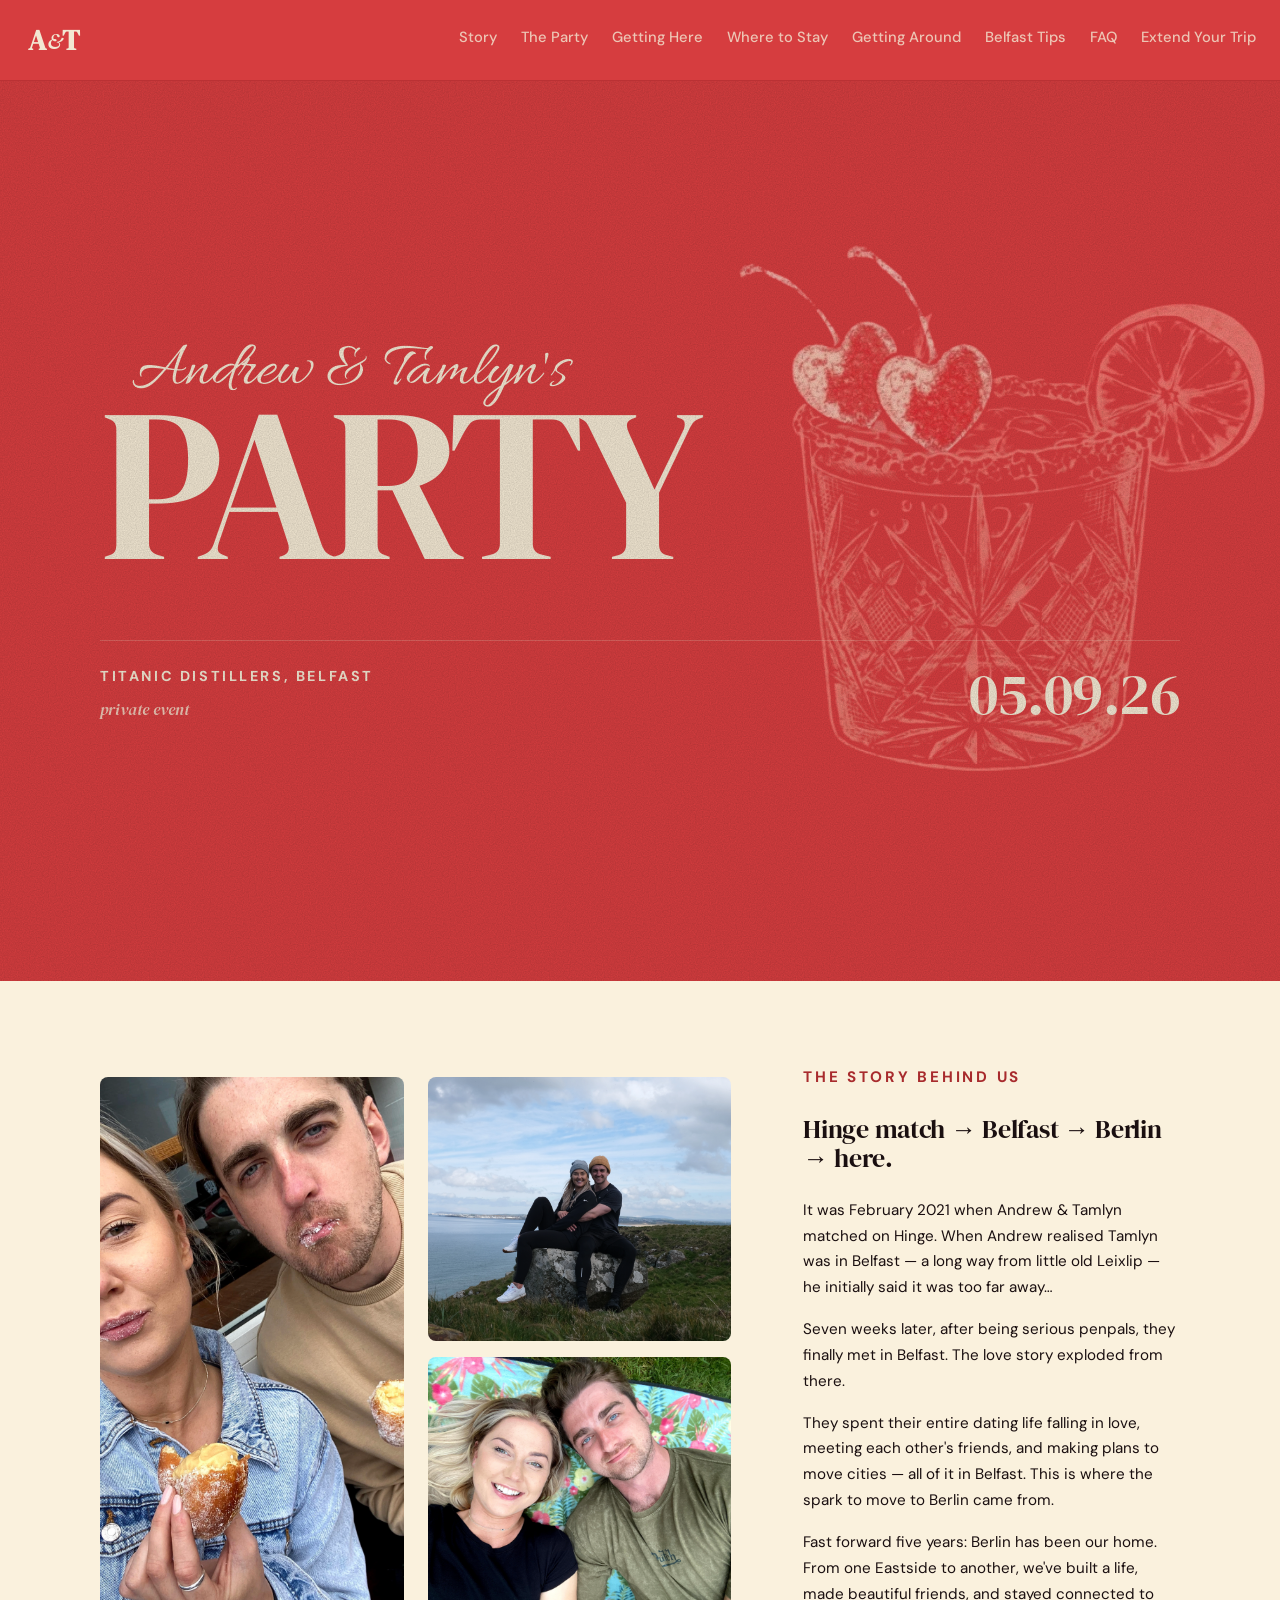
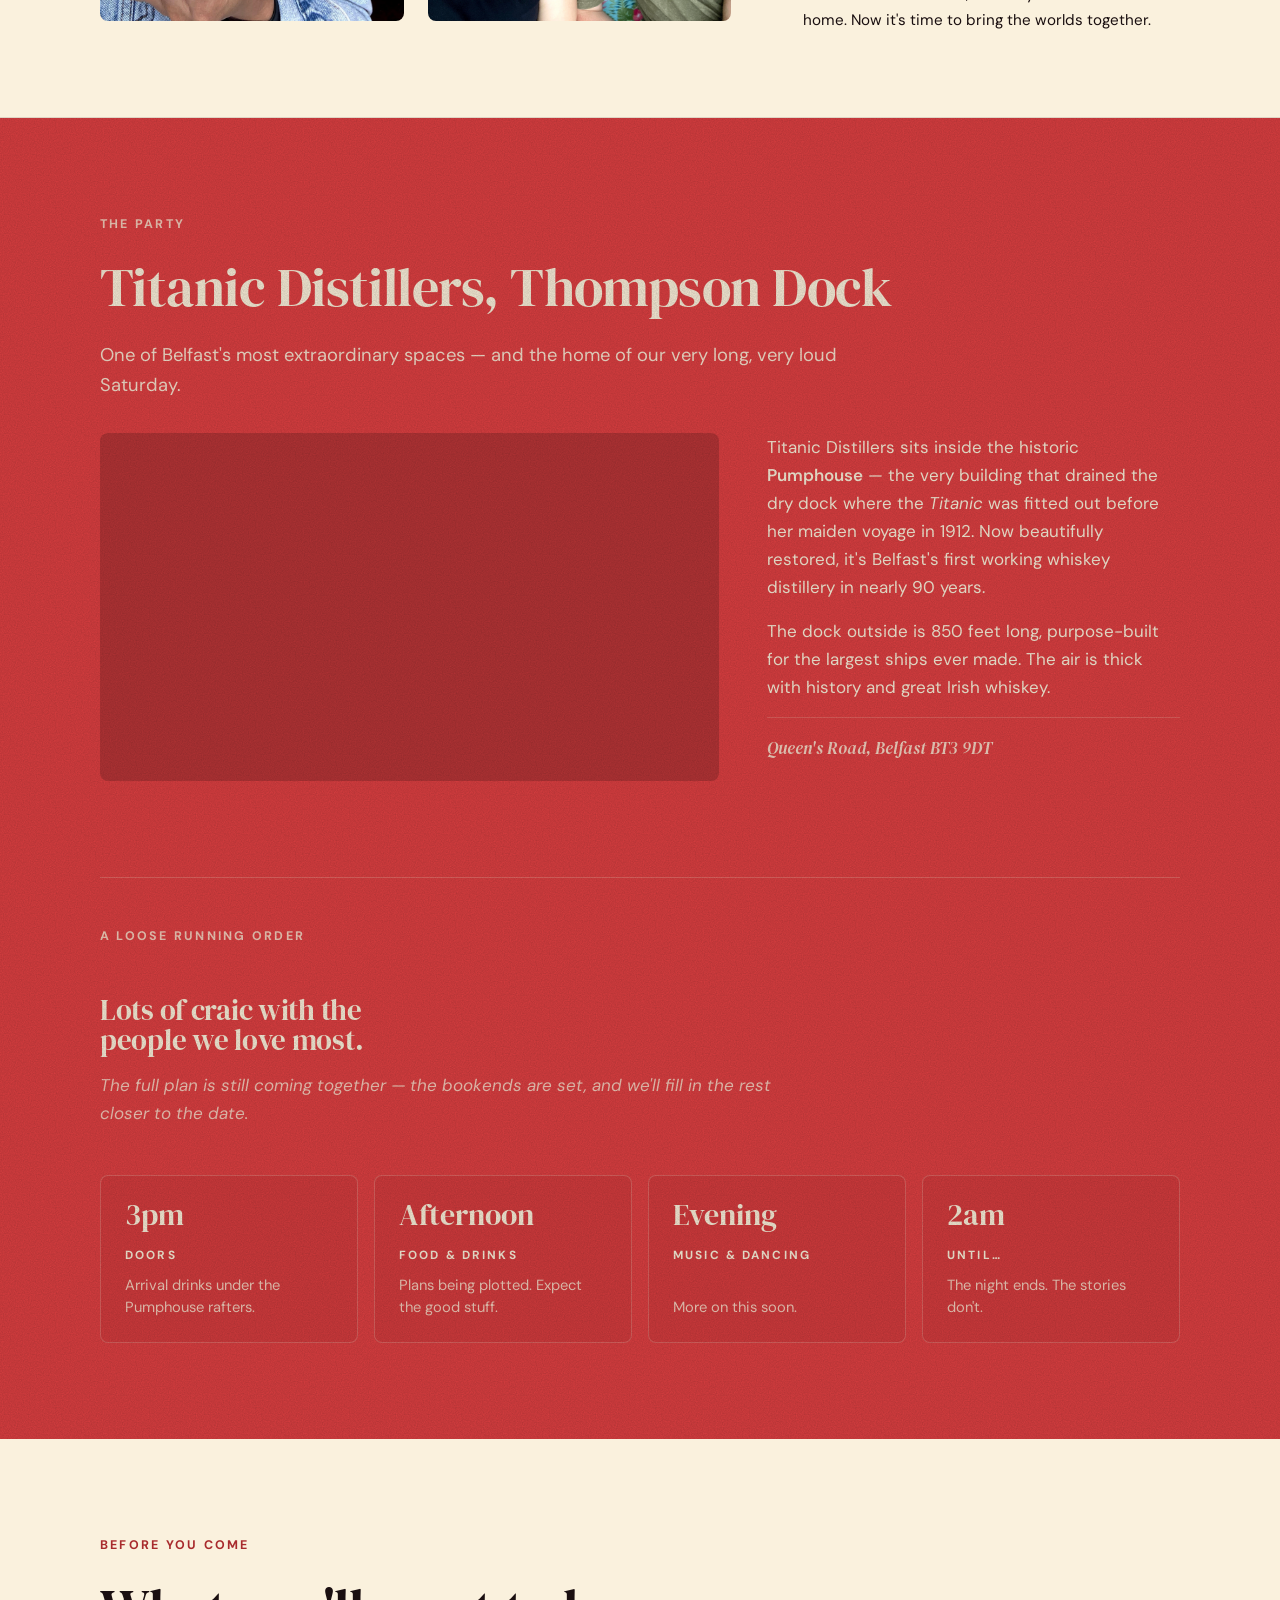
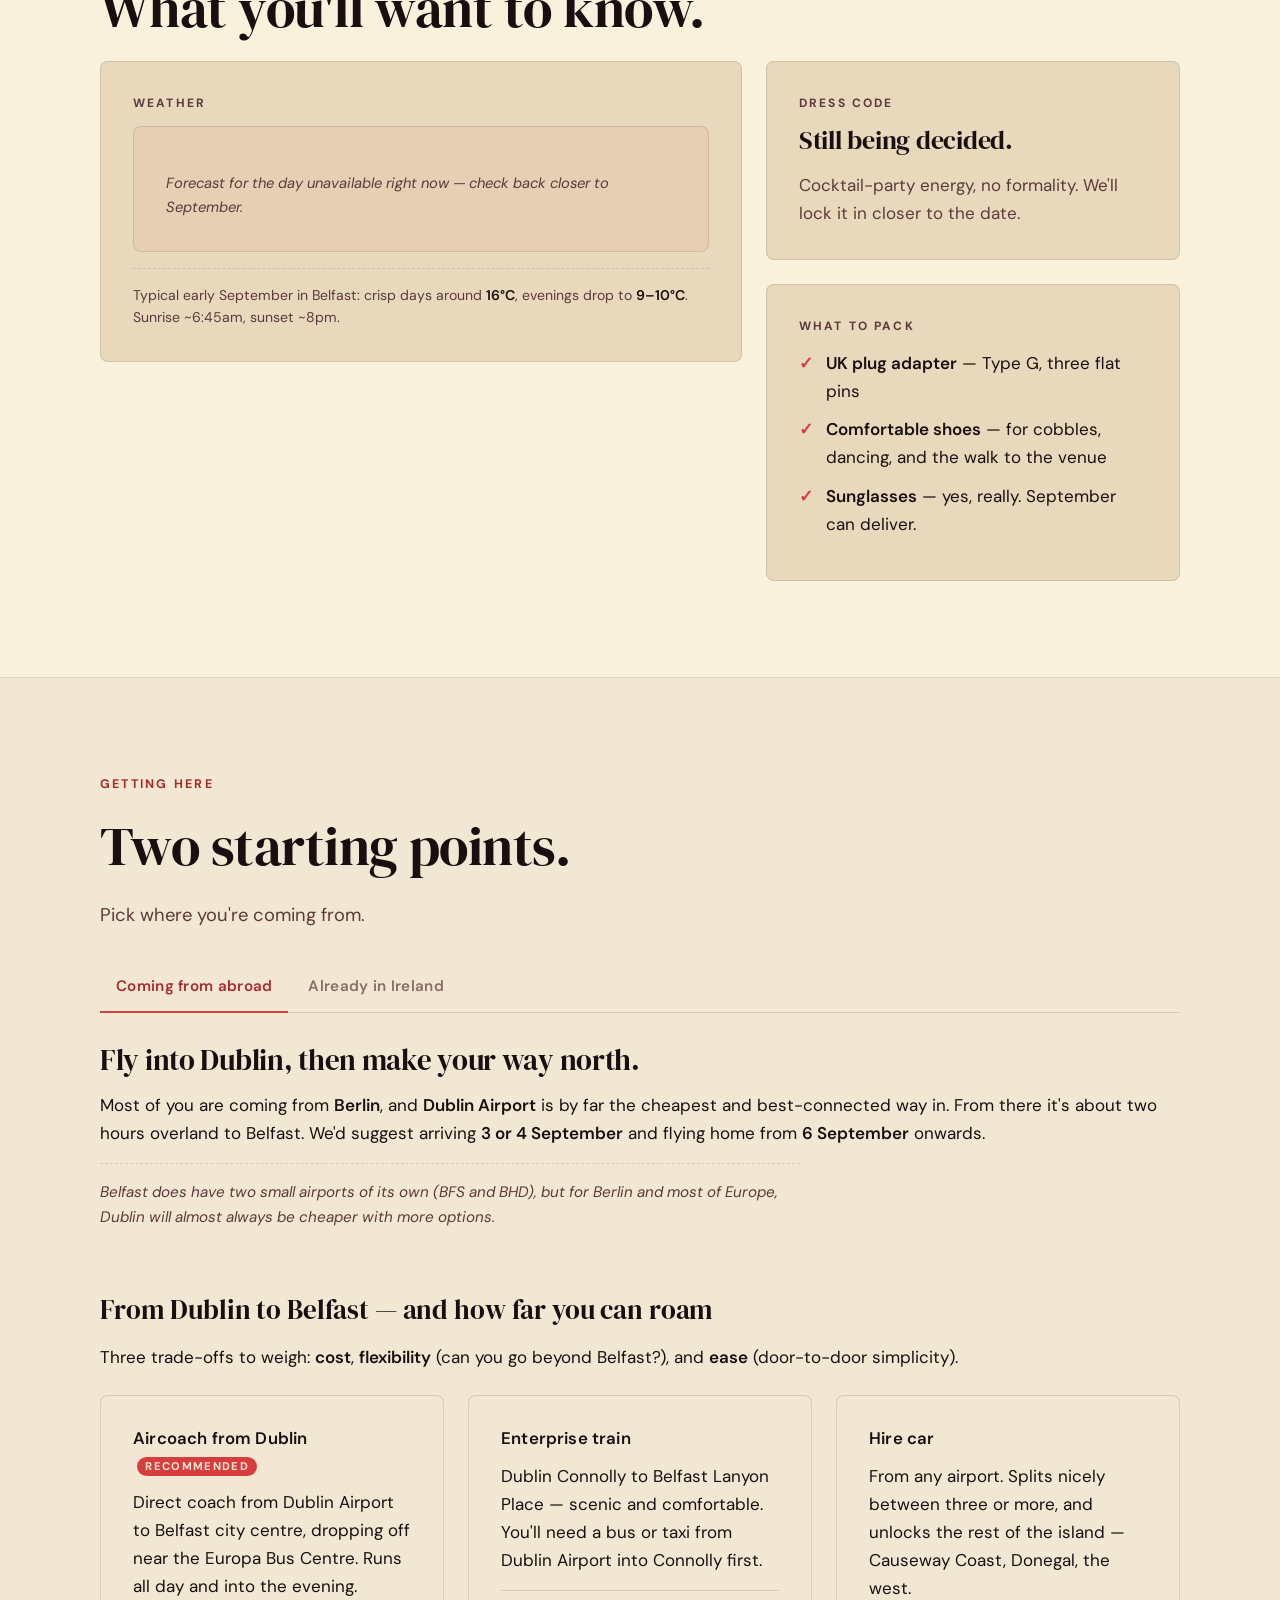
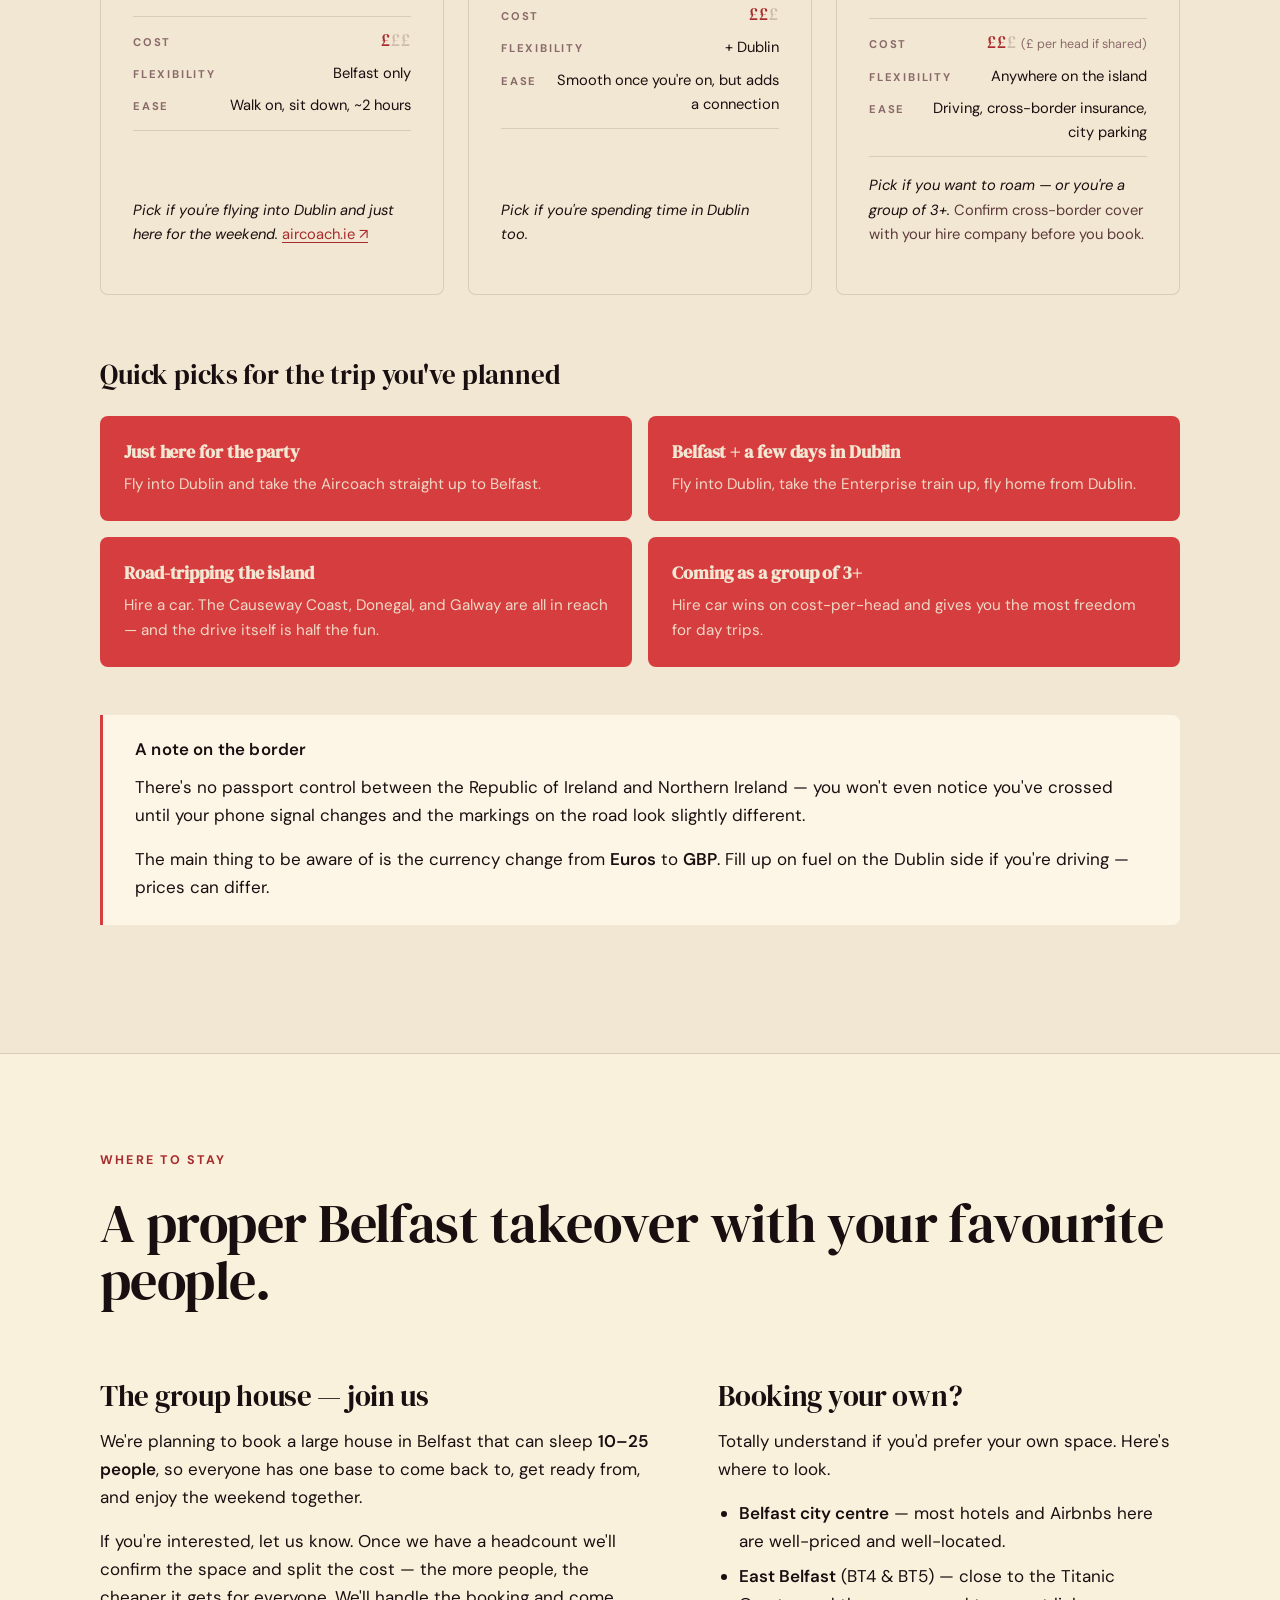
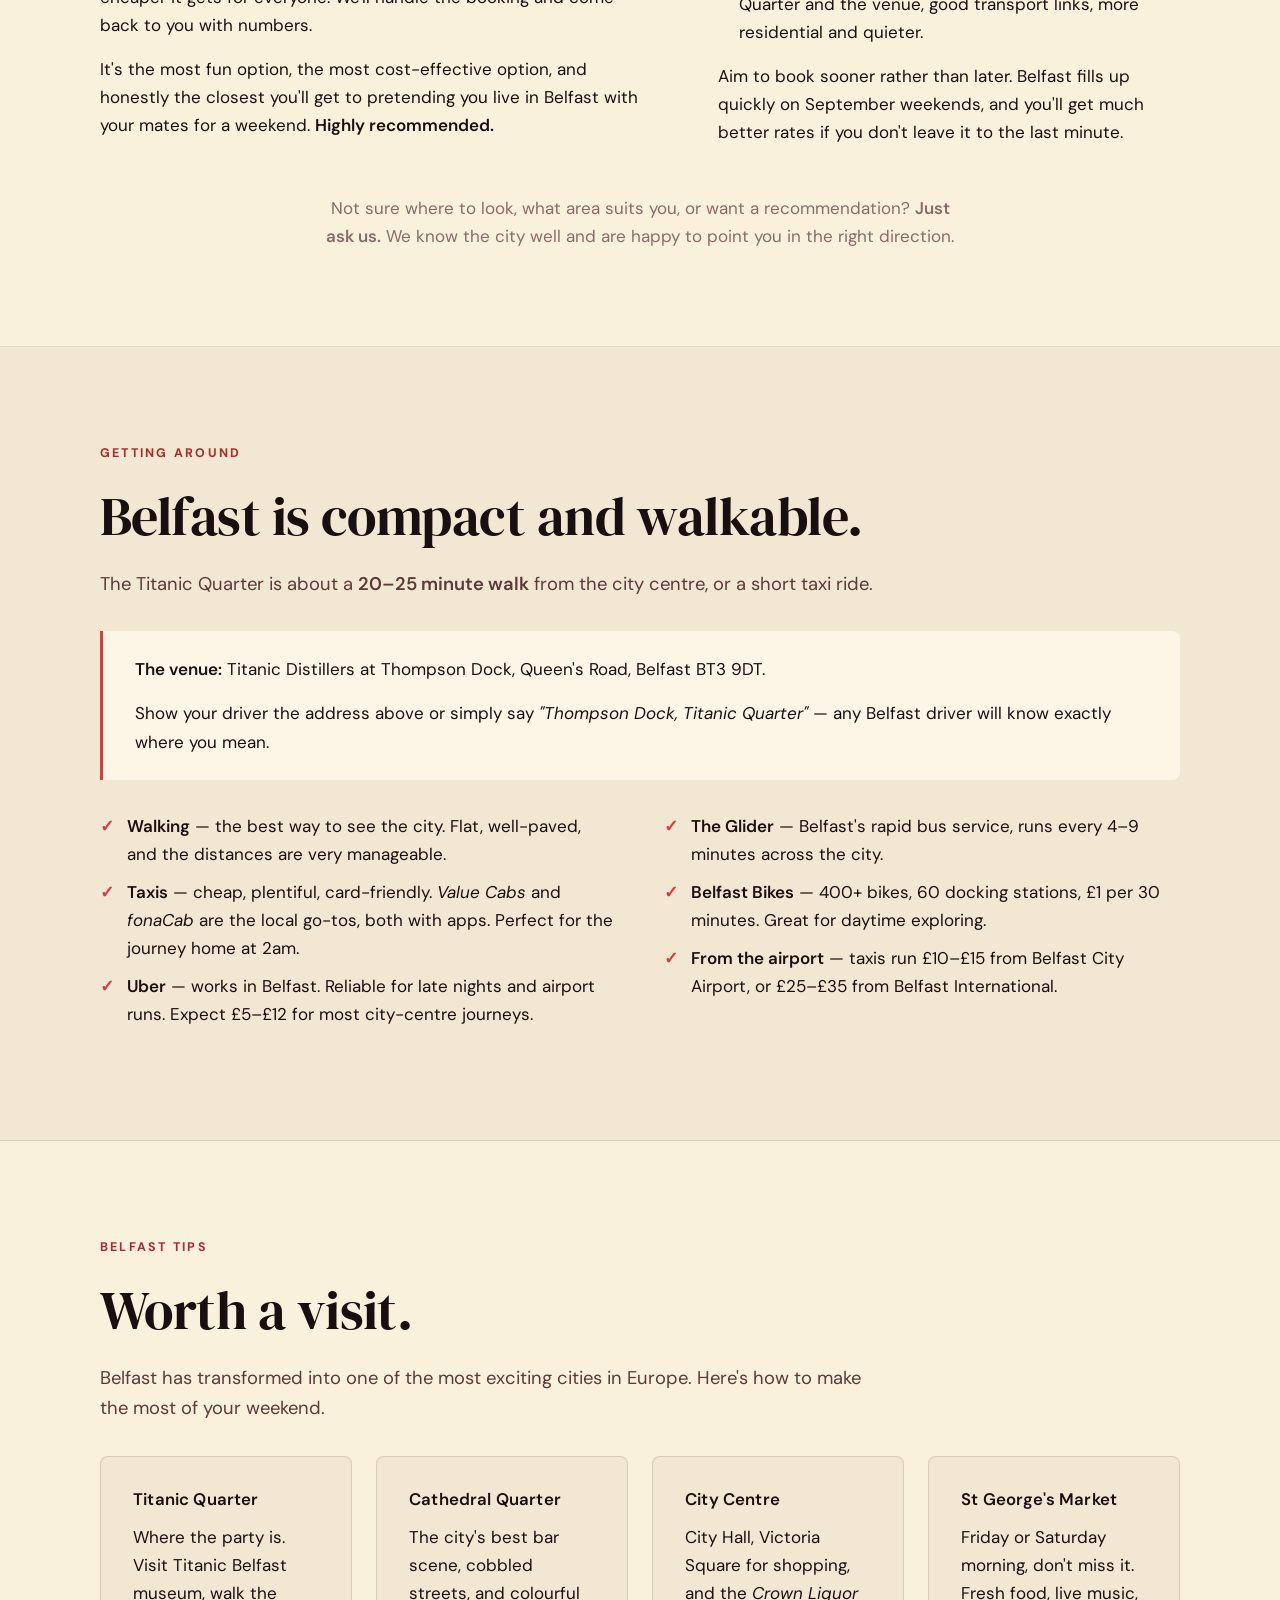
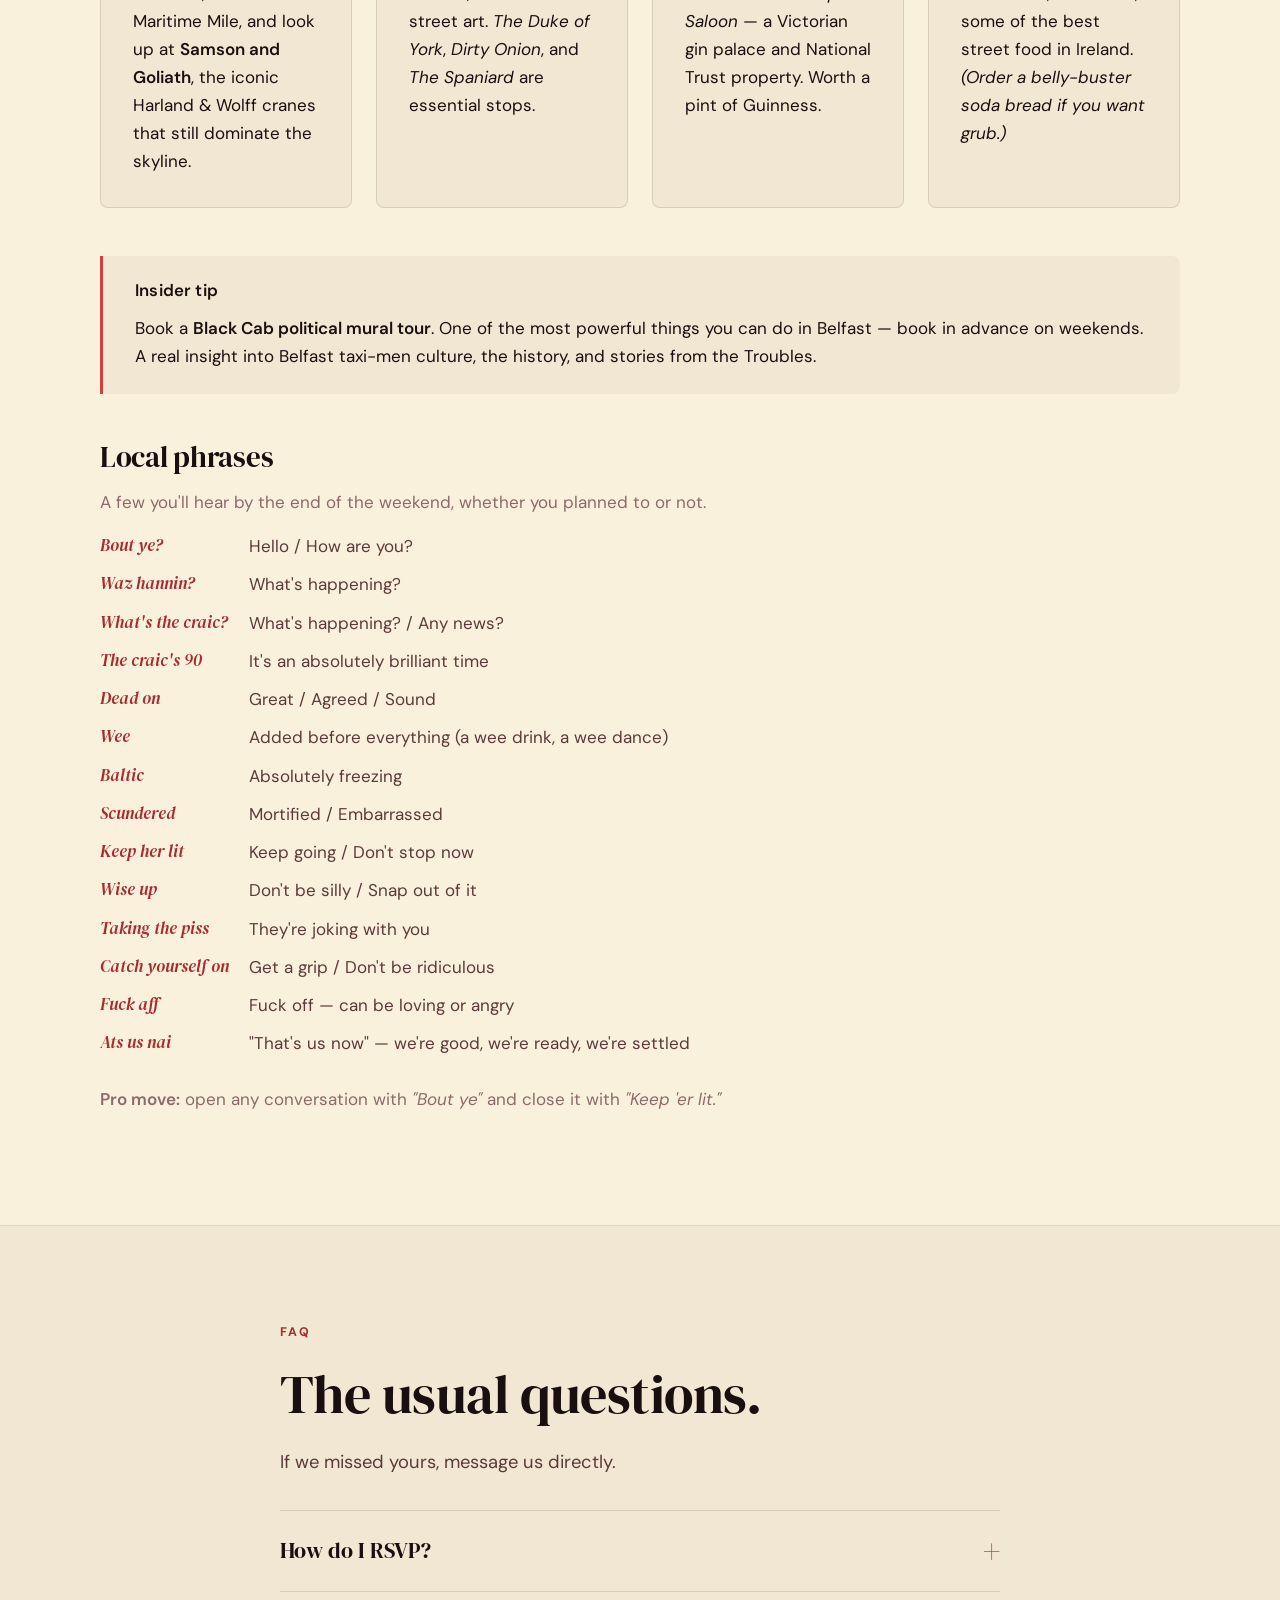
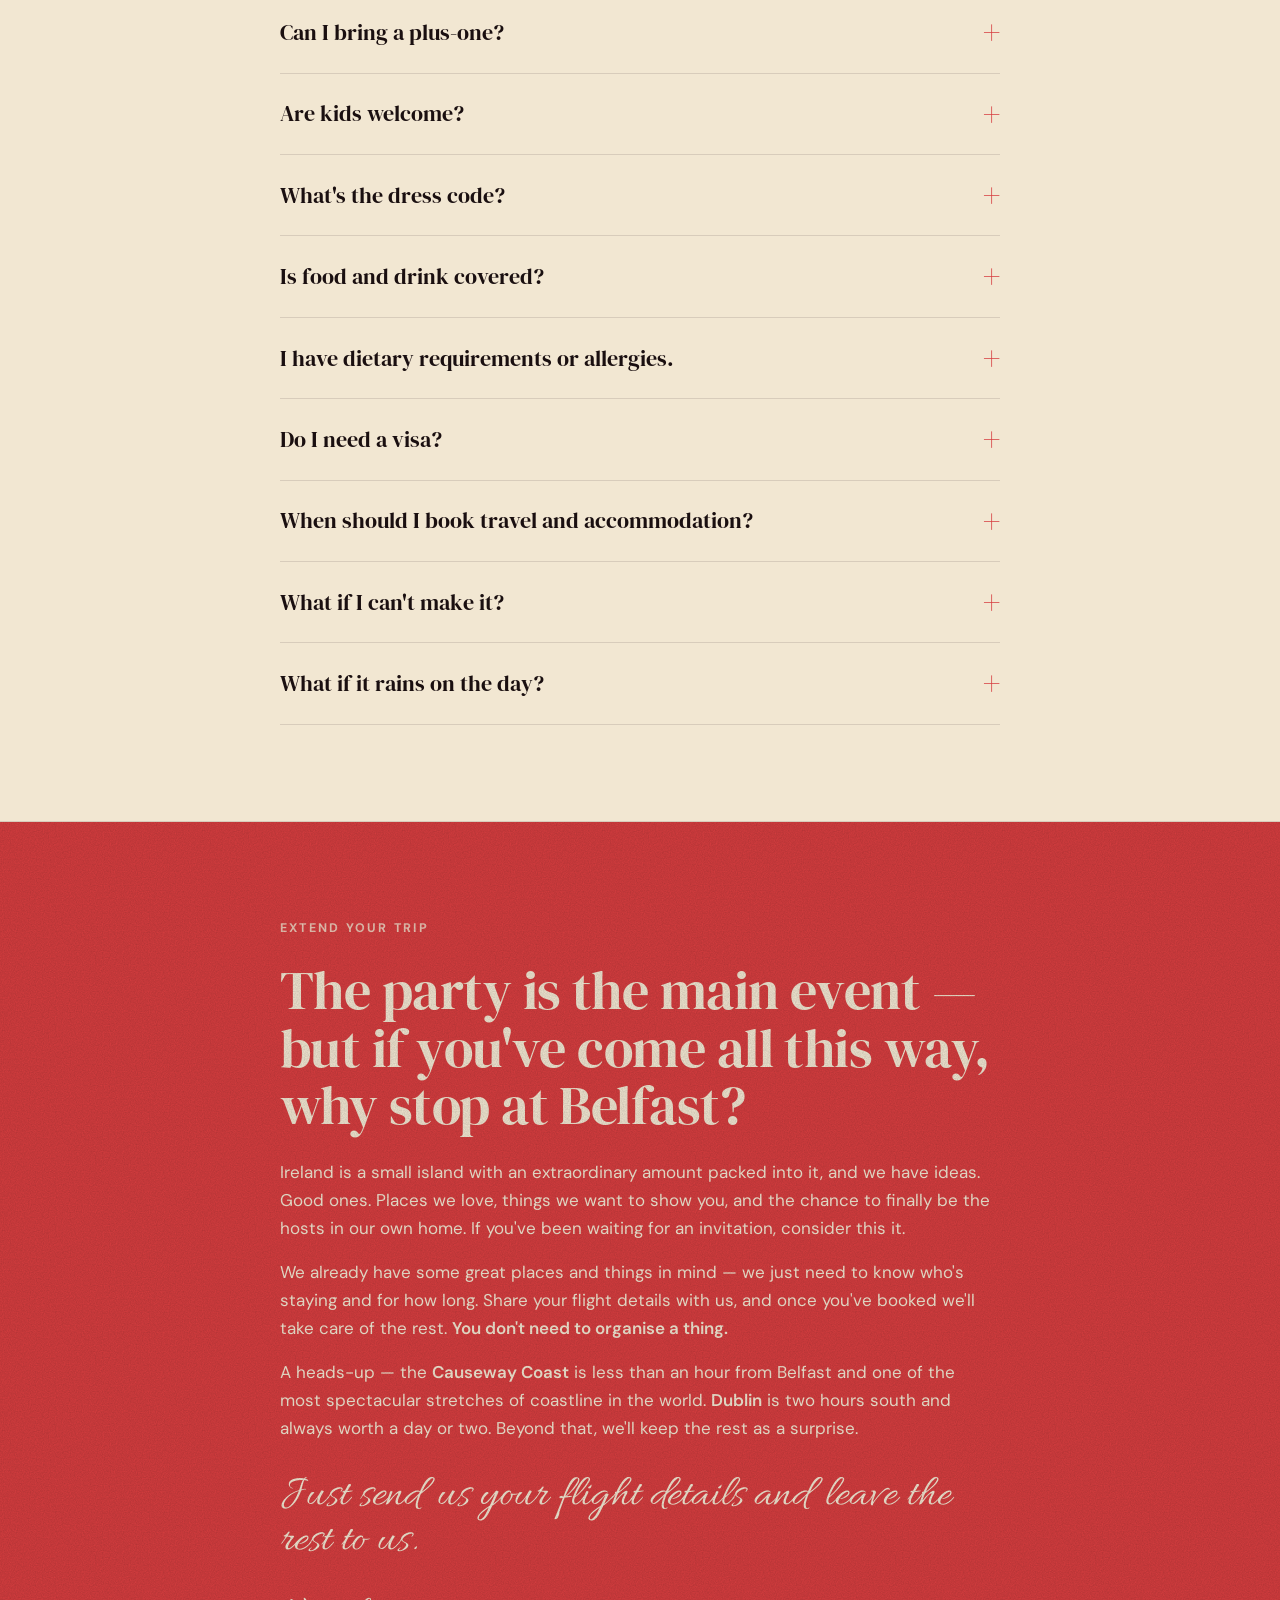
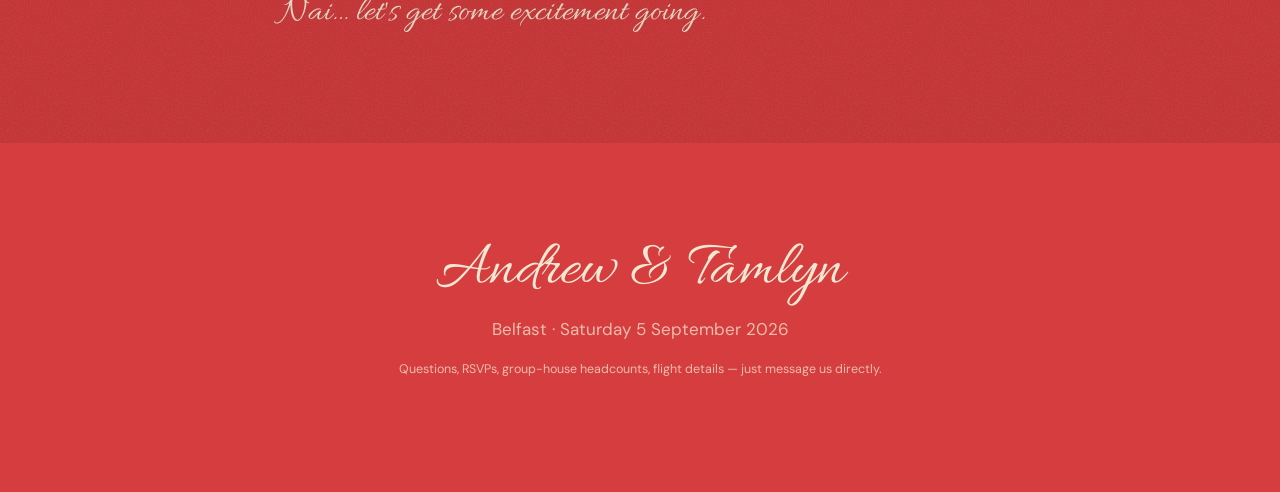
<file: index.html>
<!doctype html>
<html lang="en">
<head>
  <meta charset="utf-8" />
  <meta name="viewport" content="width=device-width, initial-scale=1" />
  <title>Andrew &amp; Tamlyn — Belfast Party · 5 September 2026</title>
  <meta name="description" content="A weekend to remember with the people we love. Andrew & Tamlyn's Belfast party — Saturday 5 September 2026 at Titanic Distillers, Thompson Dock." />
  <link rel="icon" type="image/svg+xml" href="assets/favicon/favicon.svg" />
  <link rel="icon" type="image/png" sizes="32x32" href="assets/favicon/favicon-32x32.png" />
  <link rel="icon" type="image/png" sizes="16x16" href="assets/favicon/favicon-16x16.png" />
  <link rel="apple-touch-icon" sizes="180x180" href="assets/favicon/apple-touch-icon.png" />
  <link rel="manifest" href="assets/favicon/site.webmanifest" />
  <meta name="theme-color" content="#D63D3F" />

  <link rel="preconnect" href="https://fonts.googleapis.com" />
  <link rel="preconnect" href="https://fonts.gstatic.com" crossorigin />
  <link href="https://fonts.googleapis.com/css2?family=Allura&family=DM+Mono:wght@400;500&family=DM+Sans:wght@400;500;600;700&family=DM+Serif+Display:ital@0;1&display=swap" rel="stylesheet" />

  <link rel="stylesheet" href="styles.css" />

  <meta property="og:title" content="Andrew & Tamlyn · Belfast · 5 September 2026" />
  <meta property="og:description" content="A weekend to remember with the people we love." />
  <meta property="og:type" content="website" />
</head>
<body>

<header class="site-nav" aria-label="Section navigation">
  <a class="brand" href="#top">
    <svg class="brand-icon" viewBox="0 0 100 100" aria-hidden="true" focusable="false">
      <text x="7.190" y="65.640" font-family="'DM Serif Display', serif" font-weight="600" font-size="46" fill="currentColor">A</text>
      <text x="38.050" y="63.800" font-family="'DM Serif Display', serif" font-style="italic" font-weight="500" font-size="35.88" fill="currentColor">&amp;</text>
      <text x="63.377" y="65.640" font-family="'DM Serif Display', serif" font-weight="600" font-size="46" fill="currentColor">T</text>
    </svg>
  </a>
  <button class="nav-toggle" aria-label="Toggle navigation" aria-expanded="false">
    <span></span><span></span><span></span>
  </button>
  <nav>
    <ul>
      <li><a href="#story">Story</a></li>
      <li><a href="#party">The Party</a></li>
      <li><a href="#travel">Getting Here</a></li>
      <li><a href="#stay">Where to Stay</a></li>
      <li><a href="#around">Getting Around</a></li>
      <li><a href="#belfast">Belfast Tips</a></li>
      <li><a href="#faq">FAQ</a></li>
      <li><a href="#extend">Extend Your Trip</a></li>
    </ul>
  </nav>
</header>

<main id="top">

  <section class="hero grain">
    <div class="hero-inner">
      <img src="assets/whiskeyglass-nobg.png" alt="" class="hero-glass" aria-hidden="true" />
      <p class="kicker">Andrew &amp; Tamlyn's</p>
      <h1>Party</h1>

      <div class="hero-meta">
        <div>
          <p class="label">Titanic Distillers, Belfast</p>
          <p class="sub">private event</p>
        </div>
        <p class="date">05.09.26</p>
      </div>
    </div>
  </section>

  <section id="story" class="band">
    <div class="container">
      <div class="story-grid">

        <figure class="story-col-left">
          <img src="assets/donuts.webp" alt="Andrew and Tamlyn sharing sugar-coated cream donuts" loading="lazy" />
        </figure>

        <div class="story-col-mid">
          <figure class="story-mid-photo">
            <img src="assets/causeway-coast.webp" alt="Andrew and Tamlyn on the Causeway Coast" loading="lazy" />
          </figure>
          <figure class="story-mid-photo">
            <img src="assets/picnic.webp" alt="Andrew and Tamlyn on a summer picnic" loading="lazy" />
          </figure>
        </div>

        <div class="story-col-text">
          <p class="eyebrow">The story behind us</p>
          <h2>Hinge match → Belfast → Berlin → here.</h2>
          <p>It was February 2021 when Andrew &amp; Tamlyn matched on Hinge. When Andrew realised Tamlyn was in Belfast — a long way from little old Leixlip — he initially said it was too far away…</p>
          <p>Seven weeks later, after being serious penpals, they finally met in Belfast. The love story exploded from there.</p>
          <p>They spent their entire dating life falling in love, meeting each other's friends, and making plans to move cities — all of it in Belfast. This is where the spark to move to Berlin came from.</p>
          <p>Fast forward five years: Berlin has been our home. From one Eastside to another, we've built a life, made beautiful friends, and stayed connected to home. Now it's time to bring the worlds together.</p>
        </div>

      </div>
    </div>
  </section>

  <section id="party" class="band band-red grain">
    <div class="container">
      <p class="eyebrow on-red">The Party</p>
      <h2>Titanic Distillers, Thompson Dock</h2>
      <p class="lede on-red">One of Belfast's most extraordinary spaces — and the home of our very long, very loud Saturday.</p>

      <div class="party-feature">
        <div class="party-feature-video">
          <iframe
            src="https://www.youtube.com/embed/Xfqx1HoAl0o"
            title="Titanic Distillers venue video"
            allow="accelerometer; autoplay; clipboard-write; encrypted-media; gyroscope; picture-in-picture"
            allowfullscreen
            loading="lazy"
          ></iframe>
        </div>
        <div class="party-feature-text">
          <p>Titanic Distillers sits inside the historic <strong>Pumphouse</strong> — the very building that drained the dry dock where the <em>Titanic</em> was fitted out before her maiden voyage in 1912. Now beautifully restored, it's Belfast's first working whiskey distillery in nearly 90 years.</p>
          <p>The dock outside is 850 feet long, purpose-built for the largest ships ever made. The air is thick with history and great Irish whiskey.</p>
          <p class="address">Queen's Road, Belfast BT3 9DT</p>
        </div>
      </div>

      <div class="party-schedule">
        <p class="eyebrow on-red">A loose running order</p>
        <h3 class="schedule-headline">Lots of craic with the people we love most.</h3>
        <p class="schedule-note">The full plan is still coming together — the bookends are set, and we'll fill in the rest closer to the date.</p>

        <ol class="schedule">
          <li>
            <span class="schedule-time">3pm</span>
            <span class="schedule-label">Doors</span>
            <span class="schedule-detail">Arrival drinks under the Pumphouse rafters.</span>
          </li>
          <li>
            <span class="schedule-time">Afternoon</span>
            <span class="schedule-label">Food &amp; drinks</span>
            <span class="schedule-detail">Plans being plotted. Expect the good stuff.</span>
          </li>
          <li>
            <span class="schedule-time">Evening</span>
            <span class="schedule-label">Music &amp; dancing</span>
            <span class="schedule-detail">More on this soon.</span>
          </li>
          <li>
            <span class="schedule-time">2am</span>
            <span class="schedule-label">Until…</span>
            <span class="schedule-detail">The night ends. The stories don't.</span>
          </li>
        </ol>
      </div>
    </div>
  </section>

  <section class="band">
    <div class="container">
      <p class="eyebrow">Before you come</p>
      <h2>What you'll want to know.</h2>

      <div class="practicals-grid">

        <article class="practical-card practical-weather">
          <p class="practical-eyebrow">Weather</p>
          <div class="weather-live" id="weather-live" aria-live="polite">
            <p class="practical-soon">Loading the forecast for the day…</p>
          </div>
          <p class="weather-context">Typical early September in Belfast: crisp days around <strong>16°C</strong>, evenings drop to <strong>9–10°C</strong>. Sunrise ~6:45am, sunset ~8pm.</p>
        </article>

        <article class="practical-card practical-dress">
          <p class="practical-eyebrow">Dress code</p>
          <h3>Still being decided.</h3>
          <p>Cocktail-party energy, no formality. We'll lock it in closer to the date.</p>
        </article>

        <article class="practical-card practical-pack">
          <p class="practical-eyebrow">What to pack</p>
          <ul class="checklist">
            <li><strong>UK plug adapter</strong> — Type G, three flat pins</li>
            <li><strong>Comfortable shoes</strong> — for cobbles, dancing, and the walk to the venue</li>
            <li><strong>Sunglasses</strong> — yes, really. September can deliver.</li>
          </ul>
        </article>

      </div>
    </div>
  </section>

  <section id="travel" class="band band-soft">
    <div class="container">
      <p class="eyebrow">Getting here</p>
      <h2>Two starting points.</h2>
      <p class="lede">Pick where you're coming from.</p>

      <div class="travel-tabs" role="tablist" aria-label="Where are you starting from?">
        <button class="travel-tab is-active" id="tab-abroad" data-tab="abroad" role="tab" aria-selected="true" aria-controls="panel-abroad">Coming from abroad</button>
        <button class="travel-tab" id="tab-ireland" data-tab="ireland" role="tab" aria-selected="false" aria-controls="panel-ireland">Already in Ireland</button>
      </div>

      <div class="travel-panel" id="panel-abroad" data-panel="abroad" role="tabpanel" aria-labelledby="tab-abroad">
        <h3>Fly into Dublin, then make your way north.</h3>
        <p>Most of you are coming from <strong>Berlin</strong>, and <strong>Dublin Airport</strong> is by far the cheapest and best-connected way in. From there it's about two hours overland to Belfast. We'd suggest arriving <strong>3 or 4 September</strong> and flying home from <strong>6 September</strong> onwards.</p>

        <p class="travel-footnote"><em>Belfast does have two small airports of its own (BFS and BHD), but for Berlin and most of Europe, Dublin will almost always be cheaper with more options.</em></p>

        <h4 class="travel-subheading">From Dublin to Belfast — and how far you can roam</h4>
        <p>Three trade-offs to weigh: <strong>cost</strong>, <strong>flexibility</strong> (can you go beyond Belfast?), and <strong>ease</strong> (door-to-door simplicity).</p>

      <div class="travel-options">
        <article class="travel-option">
          <h4>Aircoach from Dublin <span class="pill">Recommended</span></h4>
          <p>Direct coach from Dublin Airport to Belfast city centre, dropping off near the Europa Bus Centre. Runs all day and into the evening.</p>
          <dl class="travel-stats">
            <div><dt>Cost</dt><dd><span class="cost-meter">£</span><span class="cost-meter dim">££</span></dd></div>
            <div><dt>Flexibility</dt><dd>Belfast only</dd></div>
            <div><dt>Ease</dt><dd>Walk on, sit down, ~2 hours</dd></div>
          </dl>
          <p class="travel-pick"><em>Pick if you're flying into Dublin and just here for the weekend.</em> <a href="https://www.aircoach.ie" target="_blank" rel="noopener noreferrer">aircoach.ie ↗</a></p>
        </article>

        <article class="travel-option">
          <h4>Enterprise train</h4>
          <p>Dublin Connolly to Belfast Lanyon Place — scenic and comfortable. You'll need a bus or taxi from Dublin Airport into Connolly first.</p>
          <dl class="travel-stats">
            <div><dt>Cost</dt><dd><span class="cost-meter">££</span><span class="cost-meter dim">£</span></dd></div>
            <div><dt>Flexibility</dt><dd>+ Dublin</dd></div>
            <div><dt>Ease</dt><dd>Smooth once you're on, but adds a connection</dd></div>
          </dl>
          <p class="travel-pick"><em>Pick if you're spending time in Dublin too.</em></p>
        </article>

        <article class="travel-option">
          <h4>Hire car</h4>
          <p>From any airport. Splits nicely between three or more, and unlocks the rest of the island — Causeway Coast, Donegal, the west.</p>
          <dl class="travel-stats">
            <div><dt>Cost</dt><dd><span class="cost-meter">££</span><span class="cost-meter dim">£</span> <span class="muted small">(£ per head if shared)</span></dd></div>
            <div><dt>Flexibility</dt><dd>Anywhere on the island</dd></div>
            <div><dt>Ease</dt><dd>Driving, cross-border insurance, city parking</dd></div>
          </dl>
          <p class="travel-pick"><em>Pick if you want to roam — or you're a group of 3+.</em> Confirm cross-border cover with your hire company before you book.</p>
        </article>

      </div>

        <h4 class="travel-subheading">Quick picks for the trip you've planned</h4>

        <div class="scenarios">
          <article class="scenario">
            <h4>Just here for the party</h4>
            <p>Fly into Dublin and take the Aircoach straight up to Belfast.</p>
          </article>
          <article class="scenario">
            <h4>Belfast + a few days in Dublin</h4>
            <p>Fly into Dublin, take the Enterprise train up, fly home from Dublin.</p>
          </article>
          <article class="scenario">
            <h4>Road-tripping the island</h4>
            <p>Hire a car. The Causeway Coast, Donegal, and Galway are all in reach — and the drive itself is half the fun.</p>
          </article>
          <article class="scenario">
            <h4>Coming as a group of 3+</h4>
            <p>Hire car wins on cost-per-head and gives you the most freedom for day trips.</p>
          </article>
        </div>
      </div>

      <div class="travel-panel" id="panel-ireland" data-panel="ireland" role="tabpanel" aria-labelledby="tab-ireland" hidden>
        <h3>Belfast is two hours from Dublin.</h3>
        <p>If you're already on the island, getting up is the easy bit. Train, car, or coach — all comfortable, all about the same time door to door.</p>

        <h4 class="travel-subheading">How to get to Belfast</h4>

        <div class="travel-options">
          <article class="travel-option">
            <h4>Enterprise train <span class="pill">Easiest</span></h4>
            <p>Dublin Connolly to Belfast Lanyon Place in about two hours. City centre to city centre, no hassle.</p>
            <dl class="travel-stats">
              <div><dt>Cost</dt><dd><span class="cost-meter">££</span><span class="cost-meter dim">£</span></dd></div>
              <div><dt>Time</dt><dd>~2 hours, direct</dd></div>
              <div><dt>Ease</dt><dd>Sit back, look out the window</dd></div>
            </dl>
            <p class="travel-pick"><em>Pick if you're starting from Dublin and don't fancy driving.</em></p>
          </article>

          <article class="travel-option">
            <h4>Drive (M1 / A1)</h4>
            <p>Straight up the M1 motorway from Dublin to Belfast, becoming the A1 once you cross. About two hours door to door — longer if you stop in Newry for chips.</p>
            <dl class="travel-stats">
              <div><dt>Cost</dt><dd>Fuel + the M50 toll</dd></div>
              <div><dt>Time</dt><dd>~2 hours from Dublin</dd></div>
              <div><dt>Ease</dt><dd>Easy drive, mostly motorway</dd></div>
            </dl>
            <p class="travel-pick"><em>Pick if you have a car or want the freedom for day trips.</em></p>
          </article>

          <article class="travel-option">
            <h4>Aircoach</h4>
            <p>Direct coach from Dublin city centre or Dublin Airport to Belfast. Cheapest option and runs late.</p>
            <dl class="travel-stats">
              <div><dt>Cost</dt><dd><span class="cost-meter">£</span><span class="cost-meter dim">££</span></dd></div>
              <div><dt>Time</dt><dd>~2 hours</dd></div>
              <div><dt>Ease</dt><dd>Walk on, sit down</dd></div>
            </dl>
            <p class="travel-pick"><em>Pick if you want the cheapest, simplest option.</em> <a href="https://www.aircoach.ie" target="_blank" rel="noopener noreferrer">aircoach.ie ↗</a></p>
          </article>
        </div>
      </div>

      <aside class="callout">
        <h4>A note on the border</h4>
        <p>There's no passport control between the Republic of Ireland and Northern Ireland — you won't even notice you've crossed until your phone signal changes and the markings on the road look slightly different.</p>
        <p>The main thing to be aware of is the currency change from <strong>Euros</strong> to <strong>GBP</strong>. Fill up on fuel on the Dublin side if you're driving — prices can differ.</p>
      </aside>
    </div>
  </section>

  <section id="stay" class="band">
    <div class="container">
      <p class="eyebrow">Where to stay</p>
      <h2>A proper Belfast takeover with your favourite people.</h2>

      <div class="two-col">
        <article class="feature">
          <h3>The group house — join us</h3>
          <p>We're planning to book a large house in Belfast that can sleep <strong>10–25 people</strong>, so everyone has one base to come back to, get ready from, and enjoy the weekend together.</p>
          <p>If you're interested, let us know. Once we have a headcount we'll confirm the space and split the cost — the more people, the cheaper it gets for everyone. We'll handle the booking and come back to you with numbers.</p>
          <p>It's the most fun option, the most cost-effective option, and honestly the closest you'll get to pretending you live in Belfast with your mates for a weekend. <strong>Highly recommended.</strong></p>
        </article>

        <article class="feature">
          <h3>Booking your own?</h3>
          <p>Totally understand if you'd prefer your own space. Here's where to look.</p>
          <ul>
            <li><strong>Belfast city centre</strong> — most hotels and Airbnbs here are well-priced and well-located.</li>
            <li><strong>East Belfast</strong> (BT4 &amp; BT5) — close to the Titanic Quarter and the venue, good transport links, more residential and quieter.</li>
          </ul>
          <p>Aim to book sooner rather than later. Belfast fills up quickly on September weekends, and you'll get much better rates if you don't leave it to the last minute.</p>
        </article>
      </div>

      <p class="muted center">Not sure where to look, what area suits you, or want a recommendation? <strong>Just ask us.</strong> We know the city well and are happy to point you in the right direction.</p>
    </div>
  </section>

  <section id="around" class="band band-soft">
    <div class="container">
      <p class="eyebrow">Getting around</p>
      <h2>Belfast is compact and walkable.</h2>
      <p class="lede">The Titanic Quarter is about a <strong>20–25 minute walk</strong> from the city centre, or a short taxi ride.</p>

      <aside class="callout">
        <p><strong>The venue:</strong> Titanic Distillers at Thompson Dock, Queen's Road, Belfast BT3 9DT.</p>
        <p>Show your driver the address above or simply say <em>"Thompson Dock, Titanic Quarter"</em> — any Belfast driver will know exactly where you mean.</p>
      </aside>

      <ul class="checklist two-col-list">
        <li><strong>Walking</strong> — the best way to see the city. Flat, well-paved, and the distances are very manageable.</li>
        <li><strong>Taxis</strong> — cheap, plentiful, card-friendly. <em>Value Cabs</em> and <em>fonaCab</em> are the local go-tos, both with apps. Perfect for the journey home at 2am.</li>
        <li><strong>Uber</strong> — works in Belfast. Reliable for late nights and airport runs. Expect £5–£12 for most city-centre journeys.</li>
        <li><strong>The Glider</strong> — Belfast's rapid bus service, runs every 4–9 minutes across the city.</li>
        <li><strong>Belfast Bikes</strong> — 400+ bikes, 60 docking stations, £1 per 30 minutes. Great for daytime exploring.</li>
        <li><strong>From the airport</strong> — taxis run £10–£15 from Belfast City Airport, or £25–£35 from Belfast International.</li>
      </ul>
    </div>
  </section>

  <section id="belfast" class="band">
    <div class="container">
      <p class="eyebrow">Belfast tips</p>
      <h2>Worth a visit.</h2>
      <p class="lede">Belfast has transformed into one of the most exciting cities in Europe. Here's how to make the most of your weekend.</p>

      <div class="grid-cards">
        <article class="card">
          <h4>Titanic Quarter</h4>
          <p>Where the party is. Visit Titanic Belfast museum, walk the Maritime Mile, and look up at <strong>Samson and Goliath</strong>, the iconic Harland &amp; Wolff cranes that still dominate the skyline.</p>
        </article>
        <article class="card">
          <h4>Cathedral Quarter</h4>
          <p>The city's best bar scene, cobbled streets, and colourful street art. <em>The Duke of York</em>, <em>Dirty Onion</em>, and <em>The Spaniard</em> are essential stops.</p>
        </article>
        <article class="card">
          <h4>City Centre</h4>
          <p>City Hall, Victoria Square for shopping, and the <em>Crown Liquor Saloon</em> — a Victorian gin palace and National Trust property. Worth a pint of Guinness.</p>
        </article>
        <article class="card">
          <h4>St George's Market</h4>
          <p>Friday or Saturday morning, don't miss it. Fresh food, live music, some of the best street food in Ireland. <em>(Order a belly-buster soda bread if you want grub.)</em></p>
        </article>
      </div>

      <aside class="callout">
        <h4>Insider tip</h4>
        <p>Book a <strong>Black Cab political mural tour</strong>. One of the most powerful things you can do in Belfast — book in advance on weekends. A real insight into Belfast taxi-men culture, the history, and stories from the Troubles.</p>
      </aside>

      <article class="feature">
        <h3>Local phrases</h3>
        <p class="muted">A few you'll hear by the end of the weekend, whether you planned to or not.</p>
        <dl class="phrases">
          <dt>Bout ye?</dt><dd>Hello / How are you?</dd>
          <dt>Waz hannin?</dt><dd>What's happening?</dd>
          <dt>What's the craic?</dt><dd>What's happening? / Any news?</dd>
          <dt>The craic's 90</dt><dd>It's an absolutely brilliant time</dd>
          <dt>Dead on</dt><dd>Great / Agreed / Sound</dd>
          <dt>Wee</dt><dd>Added before everything (a wee drink, a wee dance)</dd>
          <dt>Baltic</dt><dd>Absolutely freezing</dd>
          <dt>Scundered</dt><dd>Mortified / Embarrassed</dd>
          <dt>Keep her lit</dt><dd>Keep going / Don't stop now</dd>
          <dt>Wise up</dt><dd>Don't be silly / Snap out of it</dd>
          <dt>Taking the piss</dt><dd>They're joking with you</dd>
          <dt>Catch yourself on</dt><dd>Get a grip / Don't be ridiculous</dd>
          <dt>Fuck aff</dt><dd>Fuck off — can be loving or angry</dd>
          <dt>Ats us nai</dt><dd>"That's us now" — we're good, we're ready, we're settled</dd>
        </dl>
        <p class="muted"><strong>Pro move:</strong> open any conversation with <em>"Bout ye"</em> and close it with <em>"Keep 'er lit."</em></p>
      </article>
    </div>
  </section>

  <section id="faq" class="band band-soft">
    <div class="container narrow">
      <p class="eyebrow">FAQ</p>
      <h2>The usual questions.</h2>
      <p class="lede">If we missed yours, message us directly.</p>

      <div class="faq-list">
        <details class="faq-item">
          <summary>How do I RSVP?</summary>
          <div class="faq-answer">
            <p>Message Andrew or Tamlyn directly — text, WhatsApp, whatever's easiest. We'd love to know who's in as early as you can manage.</p>
          </div>
        </details>

        <details class="faq-item">
          <summary>Can I bring a plus-one?</summary>
          <div class="faq-answer">
            <p>Yes — let us know who you're bringing when you RSVP so we can plan numbers.</p>
          </div>
        </details>

        <details class="faq-item">
          <summary>Are kids welcome?</summary>
          <div class="faq-answer">
            <p>It's a late-night, drinks-and-music kind of evening, so this one's an adults-only weekend.</p>
          </div>
        </details>

        <details class="faq-item">
          <summary>What's the dress code?</summary>
          <div class="faq-answer">
            <p>Cocktail-party energy, no formality. We're still finalising the specifics — final word coming closer to the date.</p>
          </div>
        </details>

        <details class="faq-item">
          <summary>Is food and drink covered?</summary>
          <div class="faq-answer">
            <p>Yes — both on us. Just bring yourself.</p>
          </div>
        </details>

        <details class="faq-item">
          <summary>I have dietary requirements or allergies.</summary>
          <div class="faq-answer">
            <p>Let us know when you RSVP — vegetarian, vegan, gluten-free, allergies, anything. We'll make sure you're sorted.</p>
          </div>
        </details>

        <details class="faq-item">
          <summary>Do I need a visa?</summary>
          <div class="faq-answer">
            <p>Depends on your passport. The UK (Northern Ireland) and Ireland have separate visa rules — worth checking your country's requirements for both. Most EU passports clear both with no fuss.</p>
          </div>
        </details>

        <details class="faq-item">
          <summary>When should I book travel and accommodation?</summary>
          <div class="faq-answer">
            <p>Sooner is better. Belfast fills up on September weekends and flights get pricier closer to the date. If you're joining the group house, just say the word and we'll handle it.</p>
          </div>
        </details>

        <details class="faq-item">
          <summary>What if I can't make it?</summary>
          <div class="faq-answer">
            <p>Send your apologies and we'll catch you next time — or come visit us in Berlin instead.</p>
          </div>
        </details>

        <details class="faq-item">
          <summary>What if it rains on the day?</summary>
          <div class="faq-answer">
            <p>The venue is fully indoors and stunning. The weather doesn't get to interfere.</p>
          </div>
        </details>
      </div>
    </div>
  </section>

  <section id="extend" class="band band-red grain">
    <div class="container narrow">
      <p class="eyebrow on-red">Extend your trip</p>
      <h2>The party is the main event — but if you've come all this way, why stop at Belfast?</h2>
      <p>Ireland is a small island with an extraordinary amount packed into it, and we have ideas. Good ones. Places we love, things we want to show you, and the chance to finally be the hosts in our own home. If you've been waiting for an invitation, consider this it.</p>
      <p>We already have some great places and things in mind — we just need to know who's staying and for how long. Share your flight details with us, and once you've booked we'll take care of the rest. <strong>You don't need to organise a thing.</strong></p>
      <p>A heads-up — the <strong>Causeway Coast</strong> is less than an hour from Belfast and one of the most spectacular stretches of coastline in the world. <strong>Dublin</strong> is two hours south and always worth a day or two. Beyond that, we'll keep the rest as a surprise.</p>
      <p class="flourish on-red">Just send us your flight details and leave the rest to us.</p>
      <p class="signoff">Nai… let's get some excitement going.</p>
    </div>
  </section>

  <footer class="site-footer">
    <div class="container">
      <p class="brand-large">Andrew &amp; Tamlyn</p>
      <p class="muted">Belfast · Saturday 5 September 2026</p>
      <p class="muted small">Questions, RSVPs, group-house headcounts, flight details — just message us directly.</p>
    </div>
  </footer>

</main>

<script>
  const toggle = document.querySelector('.nav-toggle');
  const nav    = document.querySelector('.site-nav nav');
  toggle.addEventListener('click', () => {
    const open = nav.classList.toggle('open');
    toggle.classList.toggle('open', open);
    toggle.setAttribute('aria-expanded', open);
  });
  nav.querySelectorAll('a').forEach(link => {
    link.addEventListener('click', () => {
      nav.classList.remove('open');
      toggle.classList.remove('open');
      toggle.setAttribute('aria-expanded', false);
    });
  });

  // Getting Here tabs
  document.querySelectorAll('.travel-tab').forEach(tab => {
    tab.addEventListener('click', () => {
      const target = tab.dataset.tab;
      document.querySelectorAll('.travel-tab').forEach(t => {
        const active = t.dataset.tab === target;
        t.classList.toggle('is-active', active);
        t.setAttribute('aria-selected', active);
      });
      document.querySelectorAll('.travel-panel').forEach(p => {
        p.hidden = p.dataset.panel !== target;
      });
    });
  });
</script>

<script>
  // Forecast for 5 September 2026, via Open-Meteo (no API key).
  // Within ~14 days of the event we show the live forecast; before
  // then we average the last 5 Septembers in Belfast to give a feel
  // for what the day usually looks like. Fails silently on any error.
  (async function () {
    const target = document.getElementById('weather-live');
    if (!target) return;

    const EVENT_ISO = '2026-09-05';
    const LAT = 54.5973, LON = -5.9301;
    const FORECAST_HORIZON_DAYS = 14;

    const codeMap = {
      0: 'Clear', 1: 'Mostly clear', 2: 'Partly cloudy', 3: 'Cloudy',
      45: 'Foggy', 48: 'Foggy',
      51: 'Light drizzle', 53: 'Drizzle', 55: 'Heavy drizzle',
      61: 'Light rain', 63: 'Rain', 65: 'Heavy rain',
      71: 'Light snow', 73: 'Snow', 75: 'Heavy snow',
      80: 'Showers', 81: 'Showers', 82: 'Heavy showers',
      95: 'Thunderstorm', 96: 'Thunderstorm', 99: 'Thunderstorm',
    };

    const eventDate = new Date(EVENT_ISO + 'T12:00:00');
    const today     = new Date();
    today.setHours(0, 0, 0, 0);
    const daysUntil = Math.ceil((eventDate - today) / 86400000);

    const renderForecast = (d) => {
      const max  = Math.round(d.temperature_2m_max[0]);
      const min  = Math.round(d.temperature_2m_min[0]);
      const cond = codeMap[d.weathercode[0]] || '';
      const rain = d.precipitation_probability_max[0] ?? 0;
      target.innerHTML = `
        <p class="weather-day-eyebrow">The day itself · live forecast</p>
        <p class="weather-day-date">Saturday 5 September 2026</p>
        <p class="weather-day-temp">${max}° / ${min}°C</p>
        <p class="weather-day-cond">${cond}</p>
        <p class="weather-day-rain">${rain}% chance of rain</p>
      `;
    };

    const renderHistorical = (avgMax, avgMin, rainPct, sampleYears) => {
      target.innerHTML = `
        <p class="weather-day-eyebrow">The day itself · early-September average</p>
        <p class="weather-day-date">Saturday 5 September 2026</p>
        <p class="weather-day-temp">${avgMax}° / ${avgMin}°C</p>
        <p class="weather-day-rain">${rainPct}% had a passing shower</p>
        <p class="weather-day-source">Average of the last ${sampleYears} Septembers. Live forecast appears here as the day approaches.</p>
      `;
    };

    // Live forecast path
    if (daysUntil >= 0 && daysUntil <= FORECAST_HORIZON_DAYS) {
      try {
        const url = `https://api.open-meteo.com/v1/forecast?latitude=${LAT}&longitude=${LON}&start_date=${EVENT_ISO}&end_date=${EVENT_ISO}&daily=temperature_2m_max,temperature_2m_min,precipitation_probability_max,weathercode&timezone=Europe%2FLondon`;
        const res = await fetch(url);
        if (!res.ok) throw new Error('forecast fetch failed');
        const data = await res.json();
        if (data.daily && data.daily.time && data.daily.time.length) {
          renderForecast(data.daily);
          return;
        }
        throw new Error('forecast empty');
      } catch (e) {
        // fall through to historical
      }
    }

    // Historical average path — pull last 5 Septembers, days 3–7
    try {
      const eventYear = 2026;
      const years = [eventYear - 5, eventYear - 4, eventYear - 3, eventYear - 2, eventYear - 1];
      const calls = years.map(y =>
        fetch(`https://archive-api.open-meteo.com/v1/archive?latitude=${LAT}&longitude=${LON}&start_date=${y}-09-03&end_date=${y}-09-07&daily=temperature_2m_max,temperature_2m_min,precipitation_sum&timezone=Europe%2FLondon`)
          .then(r => r.ok ? r.json() : null)
          .catch(() => null)
      );
      const datasets = await Promise.all(calls);

      const max = [], min = [], precip = [];
      let yearsUsed = 0;
      datasets.forEach(d => {
        if (!d || !d.daily) return;
        yearsUsed++;
        d.daily.temperature_2m_max.forEach(v => v != null && max.push(v));
        d.daily.temperature_2m_min.forEach(v => v != null && min.push(v));
        d.daily.precipitation_sum.forEach(v => v != null && precip.push(v));
      });
      if (!max.length) throw new Error('no archive data');

      const avg = a => a.reduce((s, v) => s + v, 0) / a.length;
      const avgMax  = Math.round(avg(max));
      const avgMin  = Math.round(avg(min));
      const rainPct = Math.round((precip.filter(v => v > 0.5).length / precip.length) * 100);
      renderHistorical(avgMax, avgMin, rainPct, yearsUsed);
    } catch (e) {
      target.innerHTML = '<p class="practical-soon">Forecast for the day unavailable right now — check back closer to September.</p>';
    }
  })();
</script>
</body>
</html>
</file>
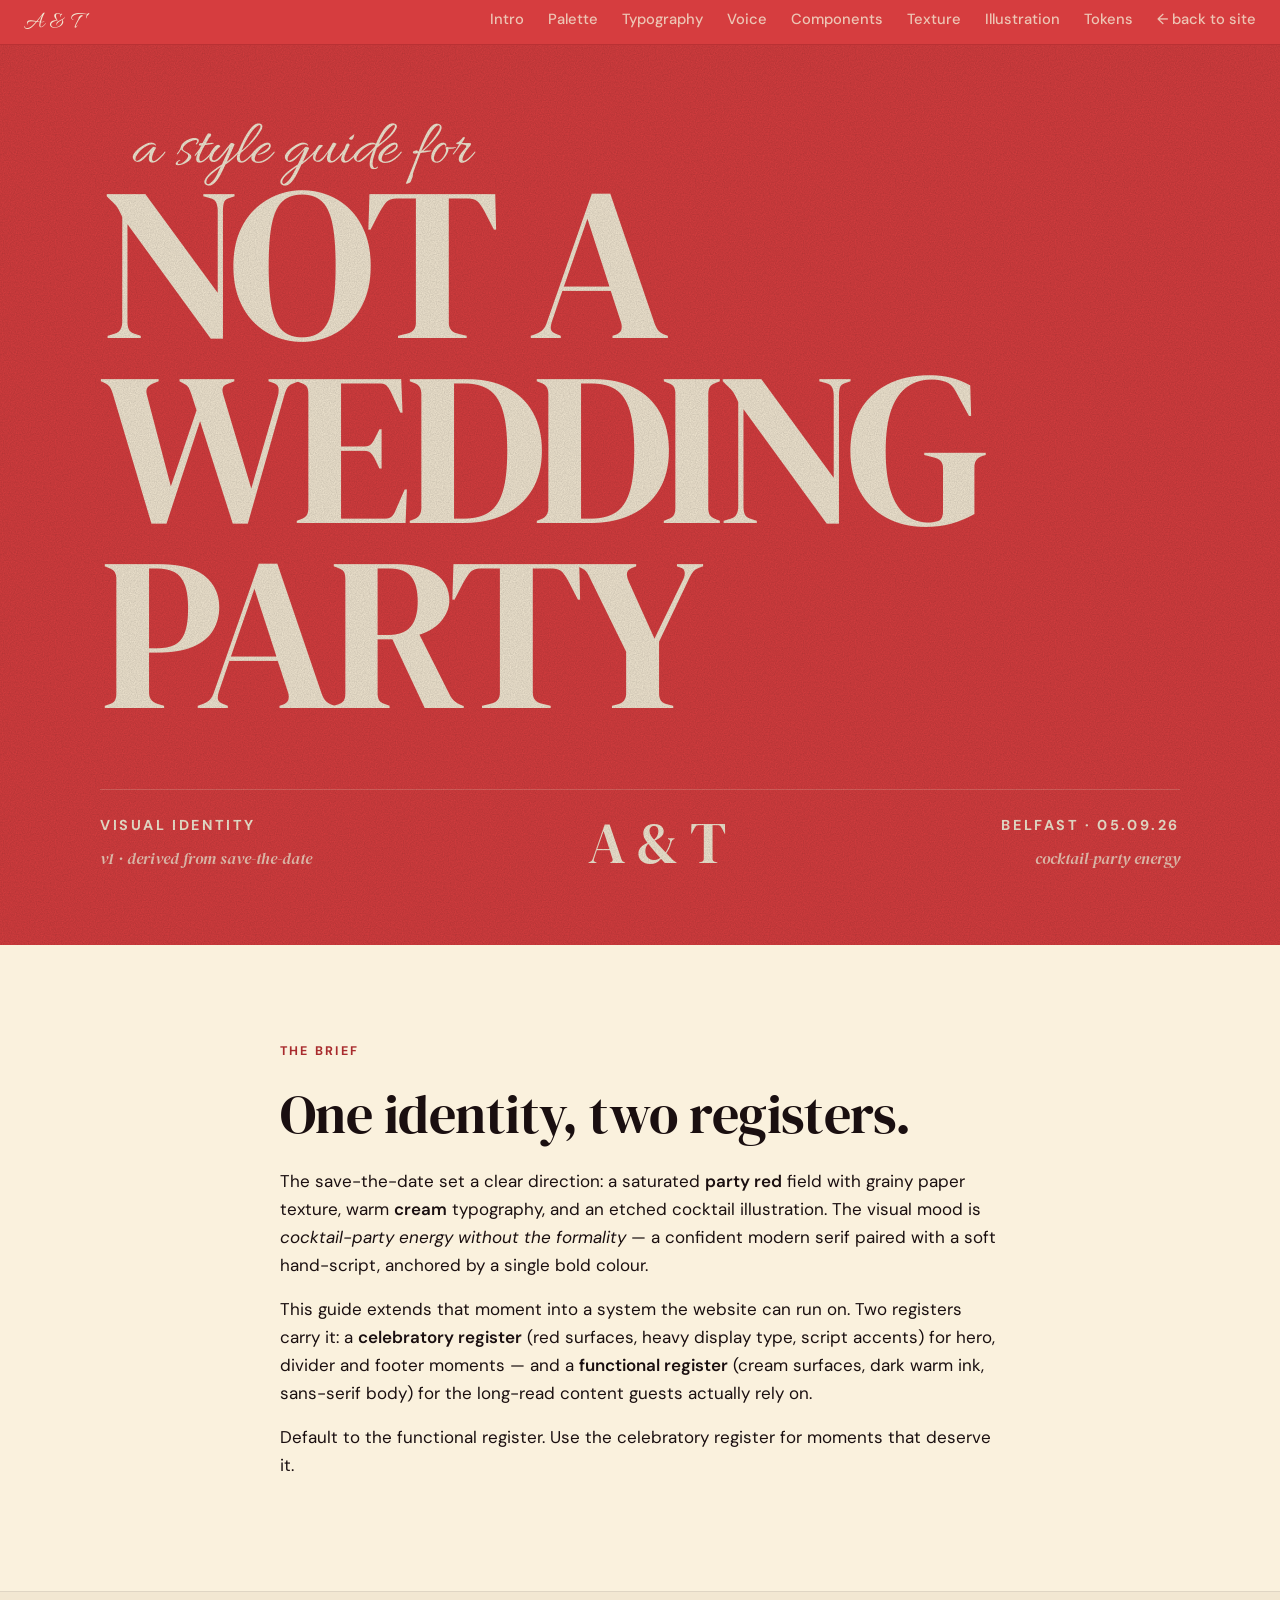
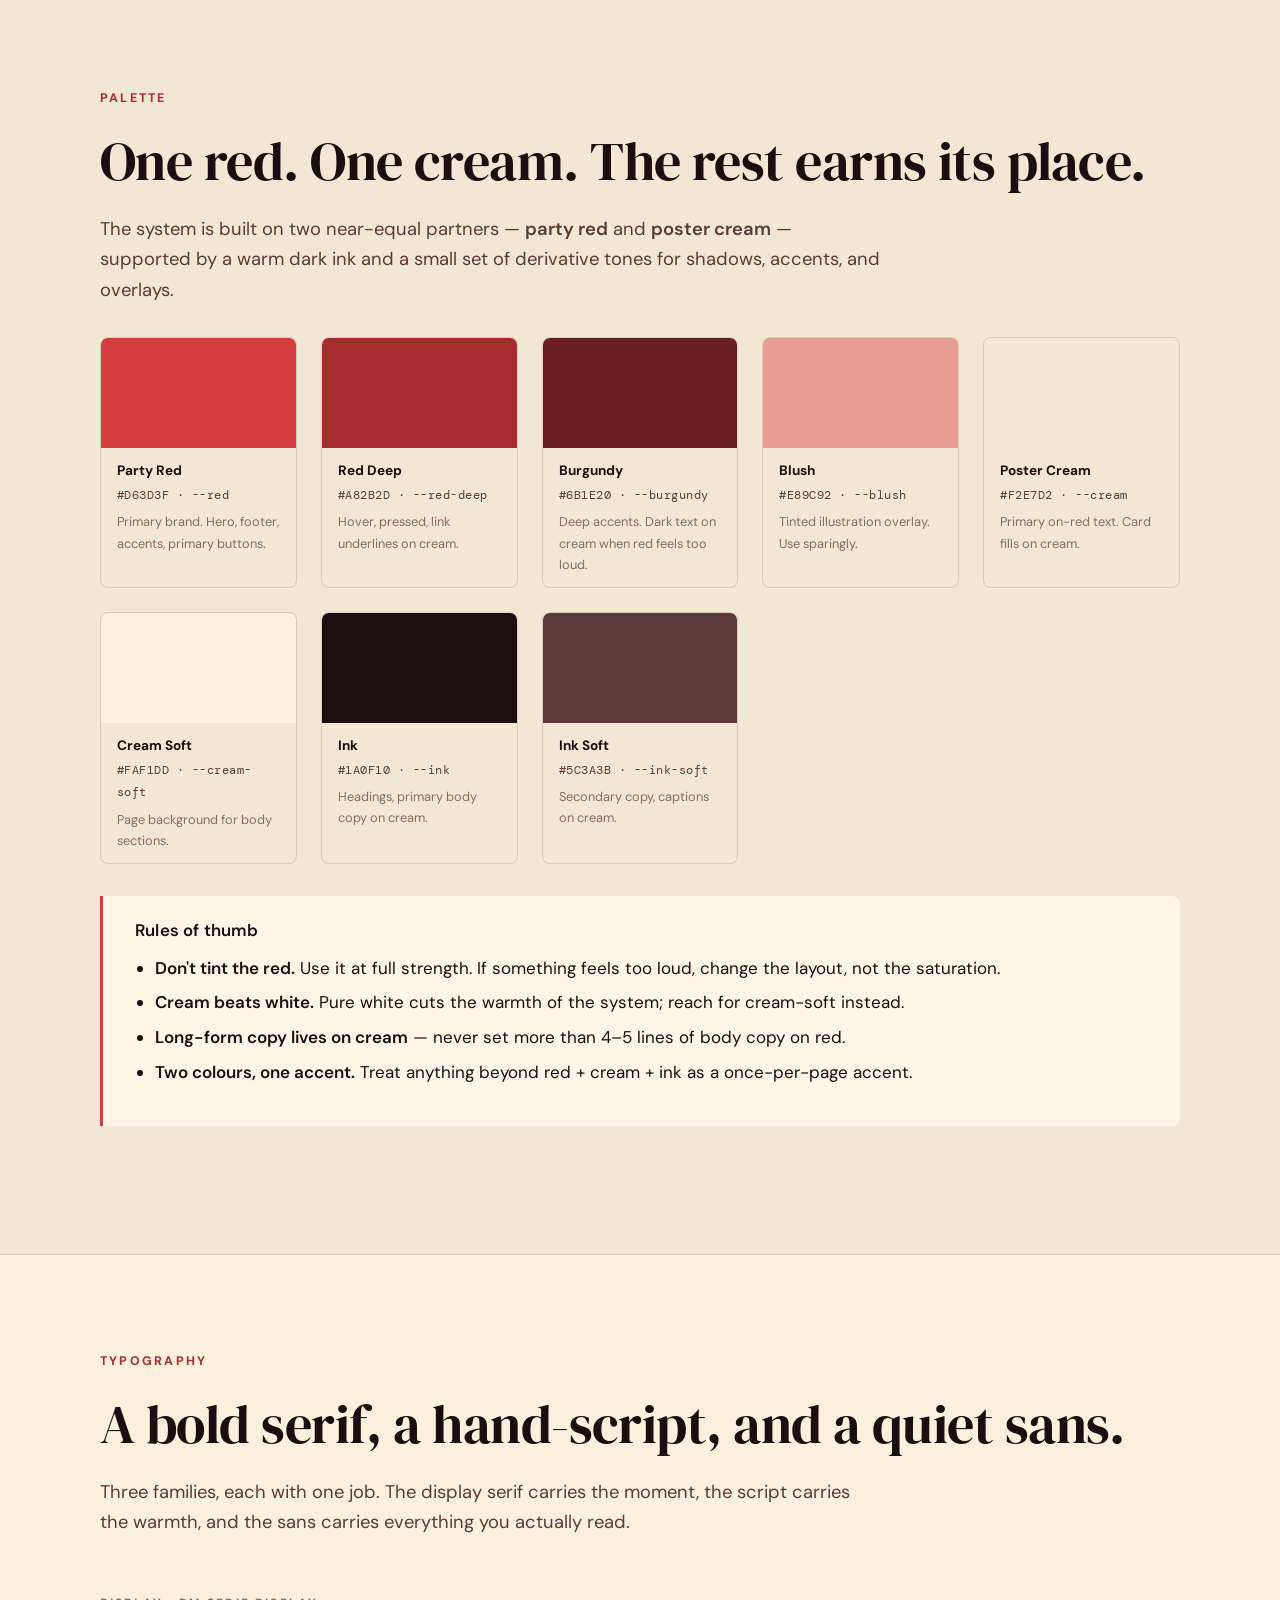
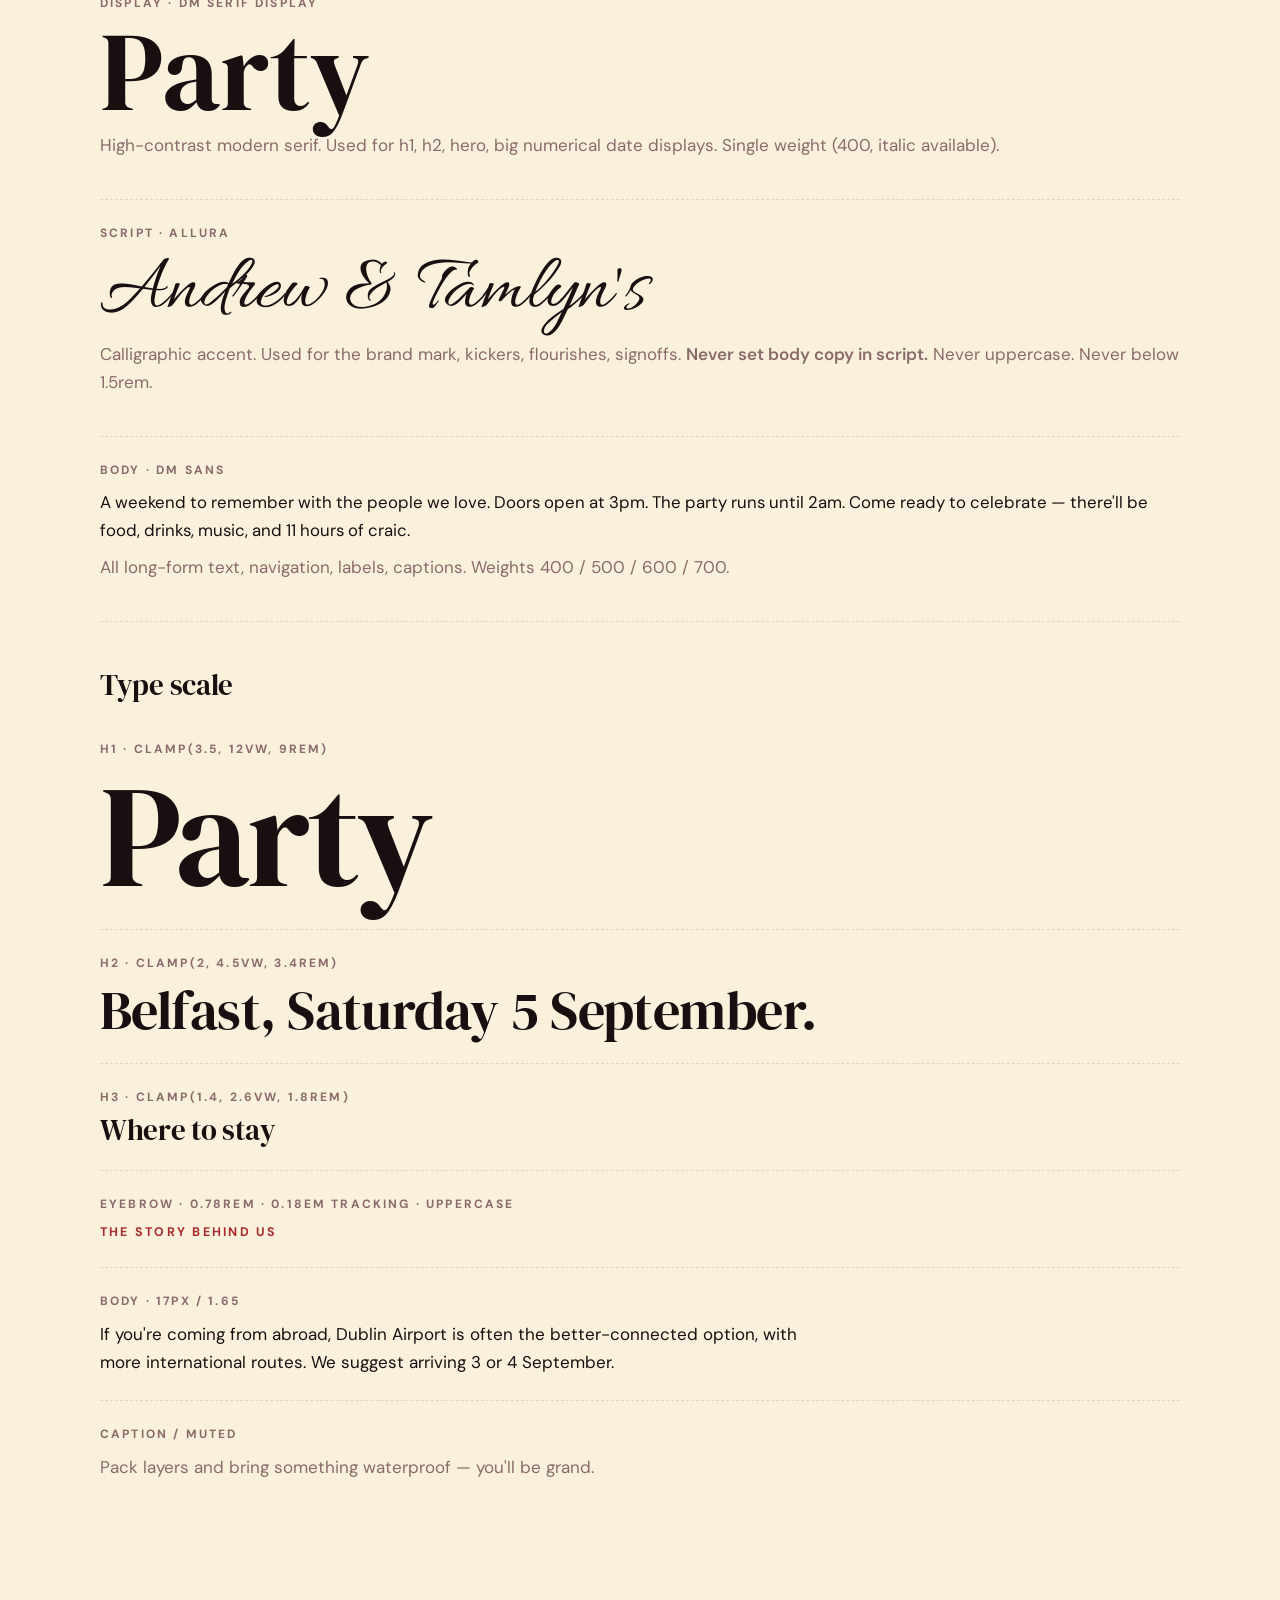
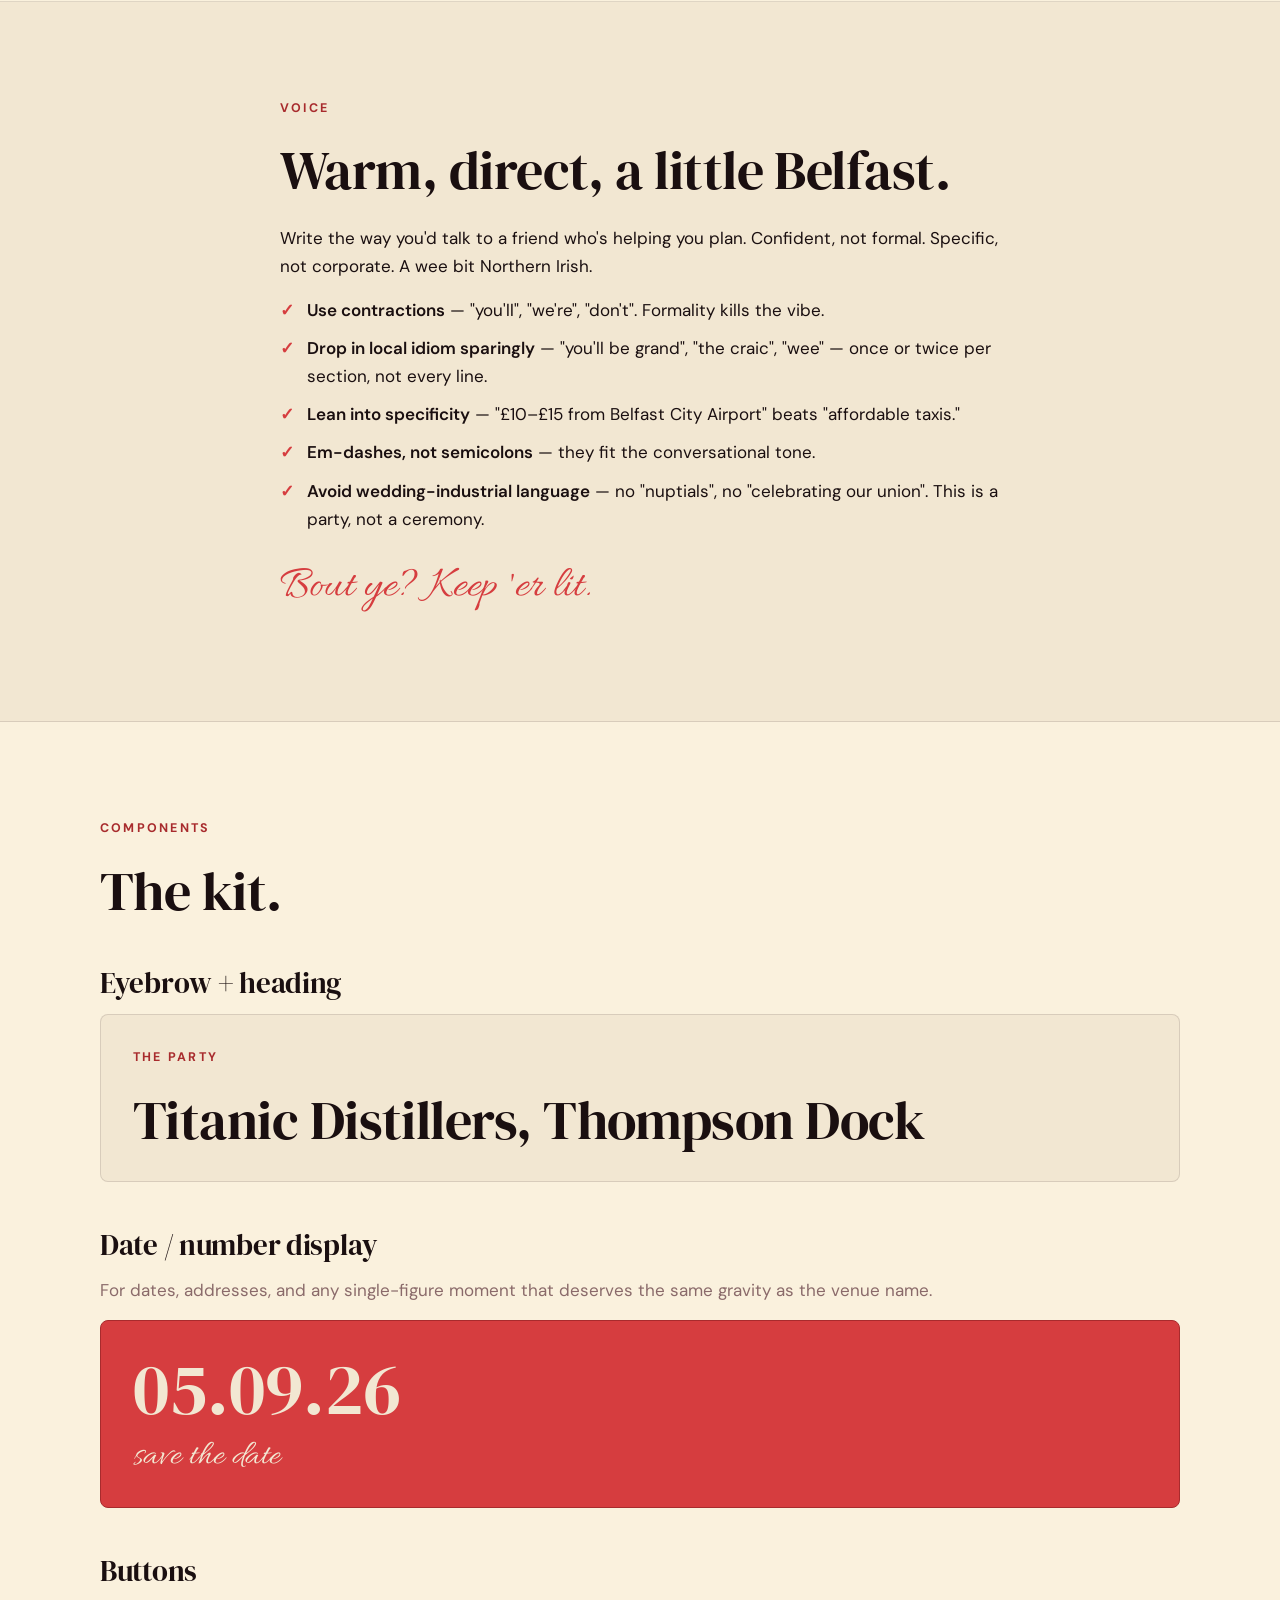
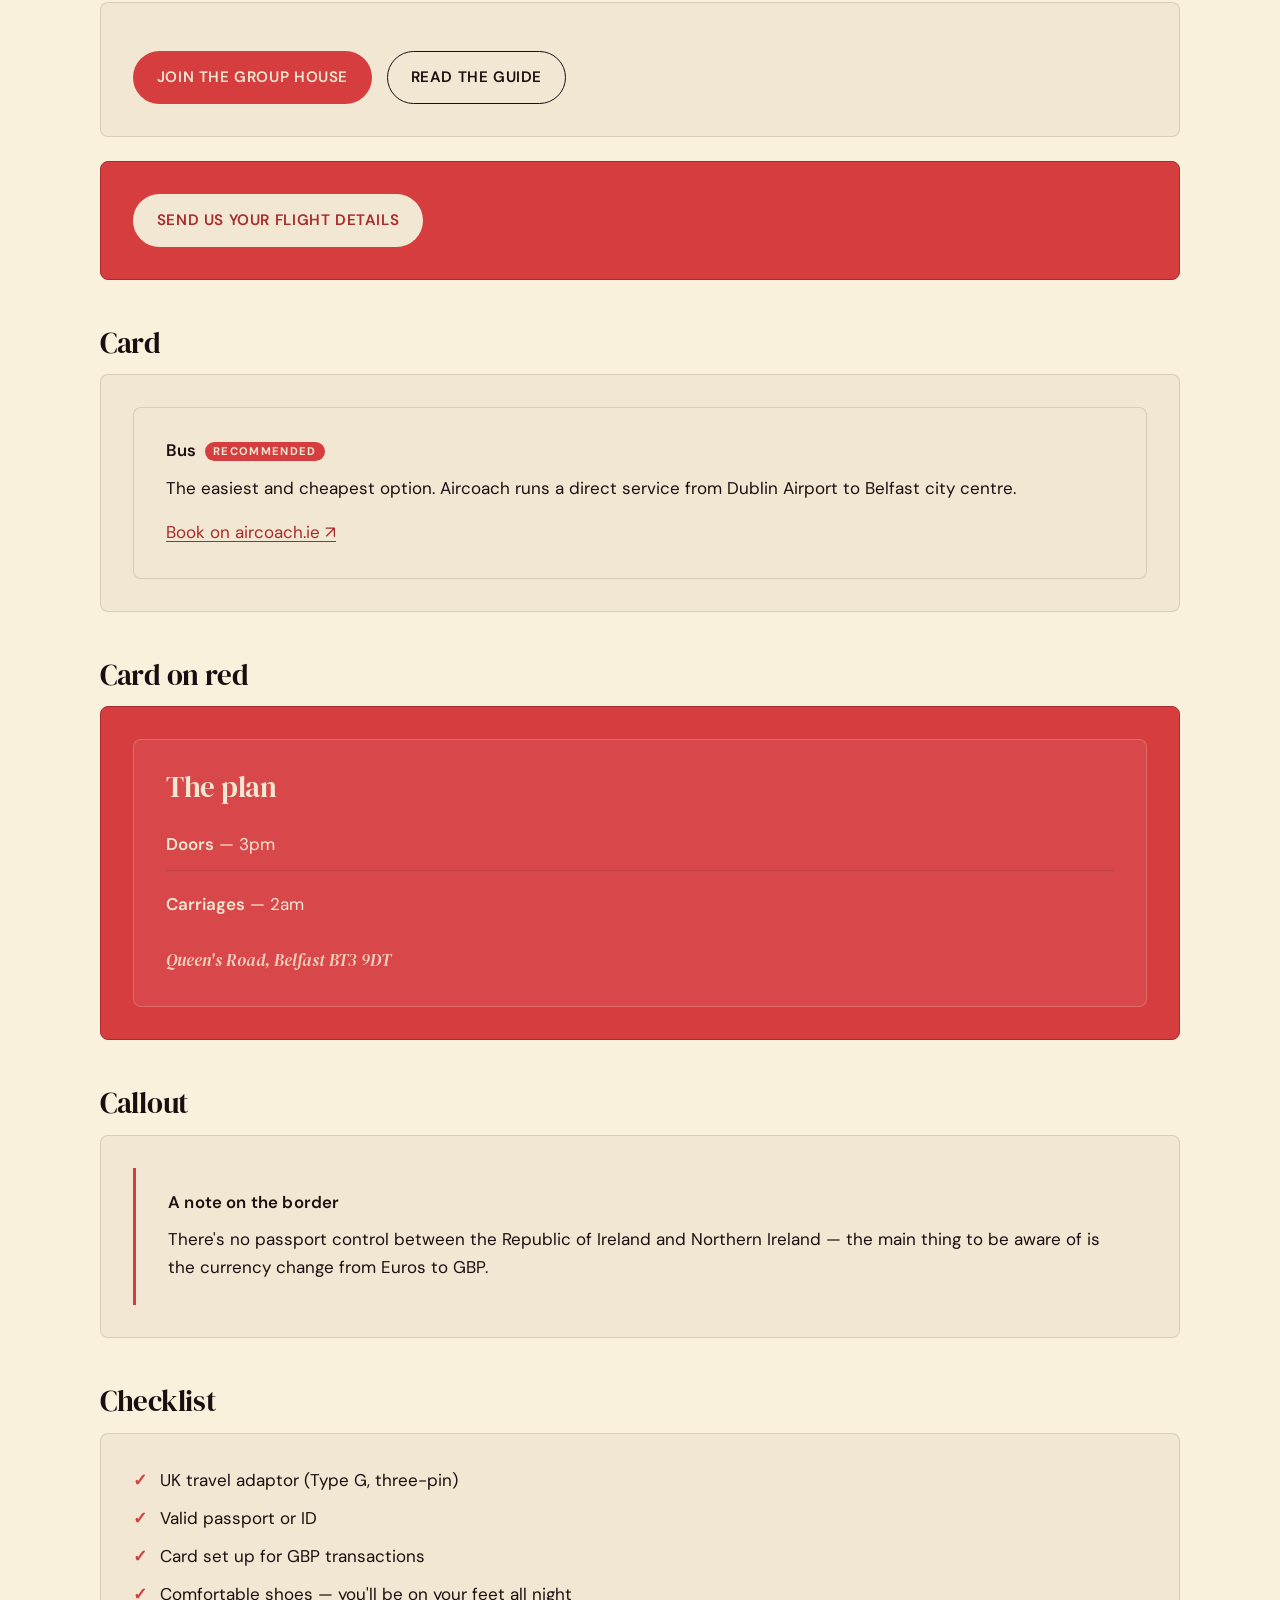
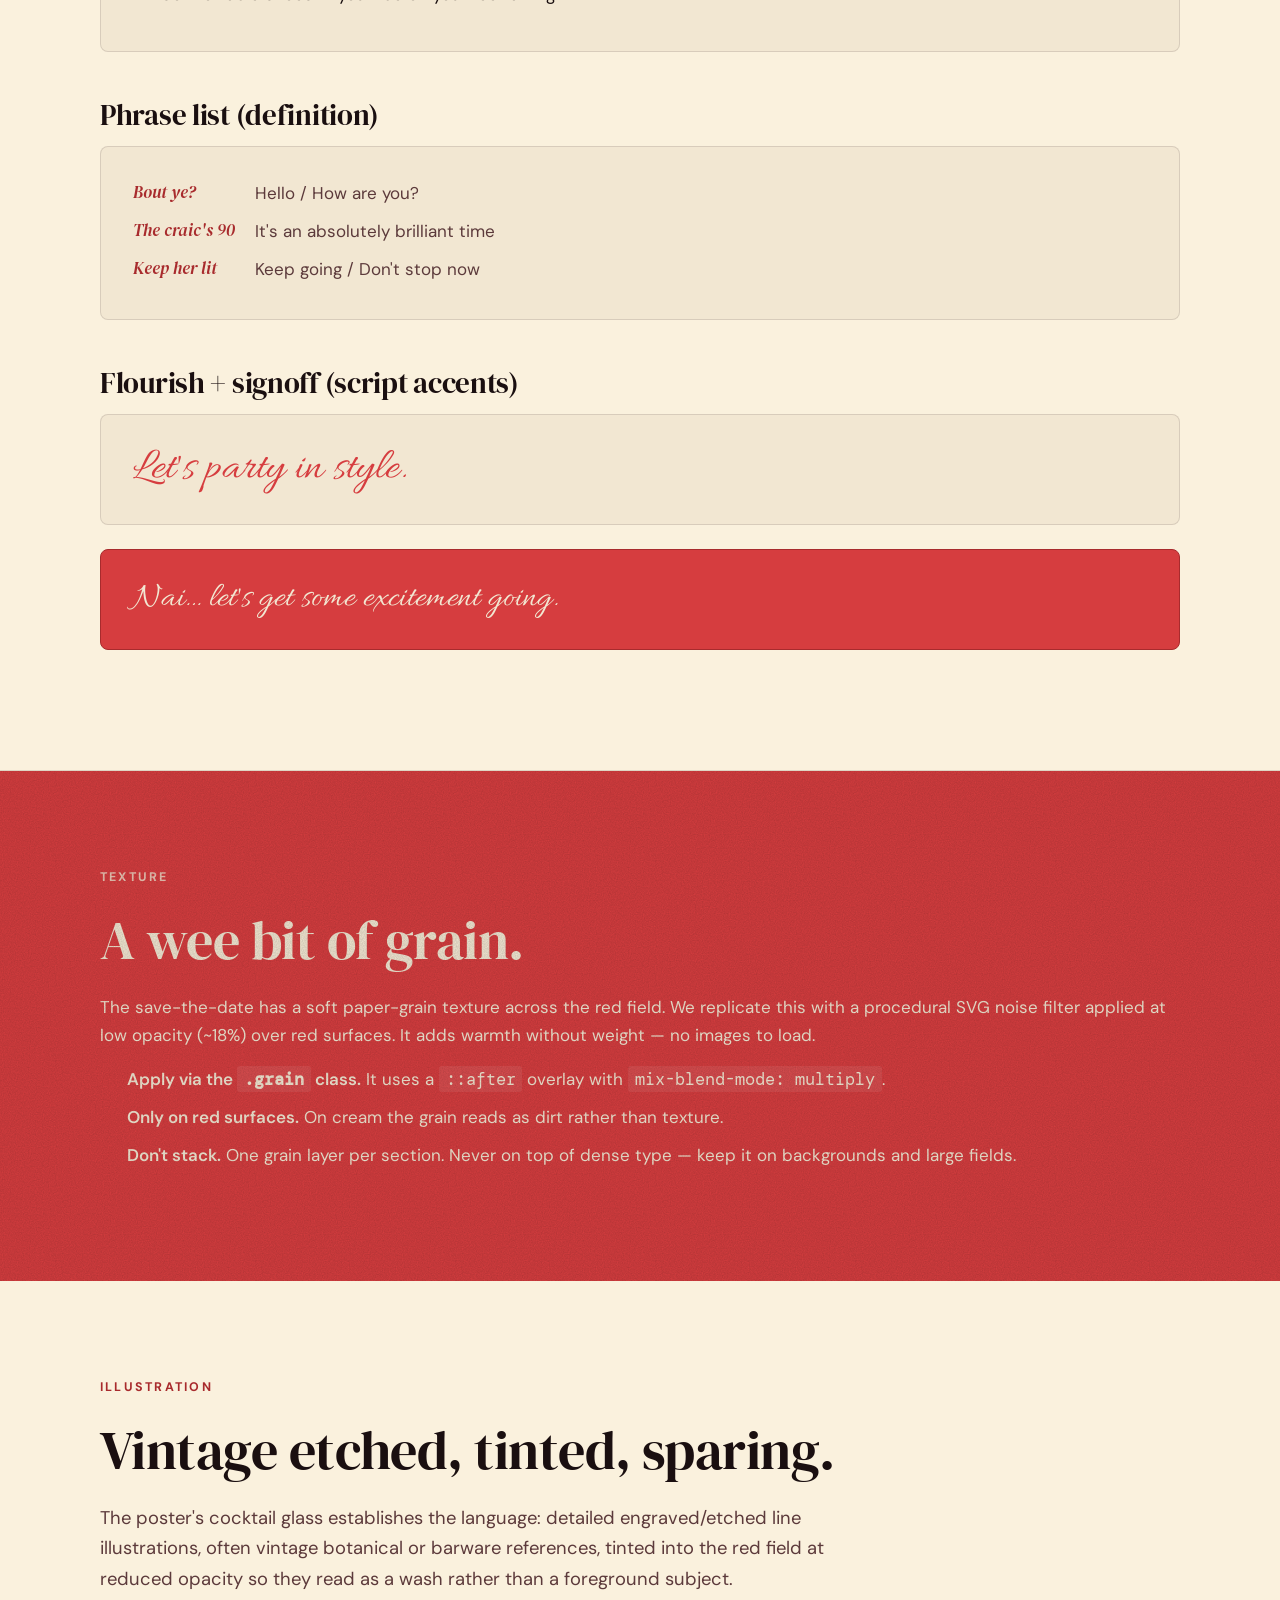
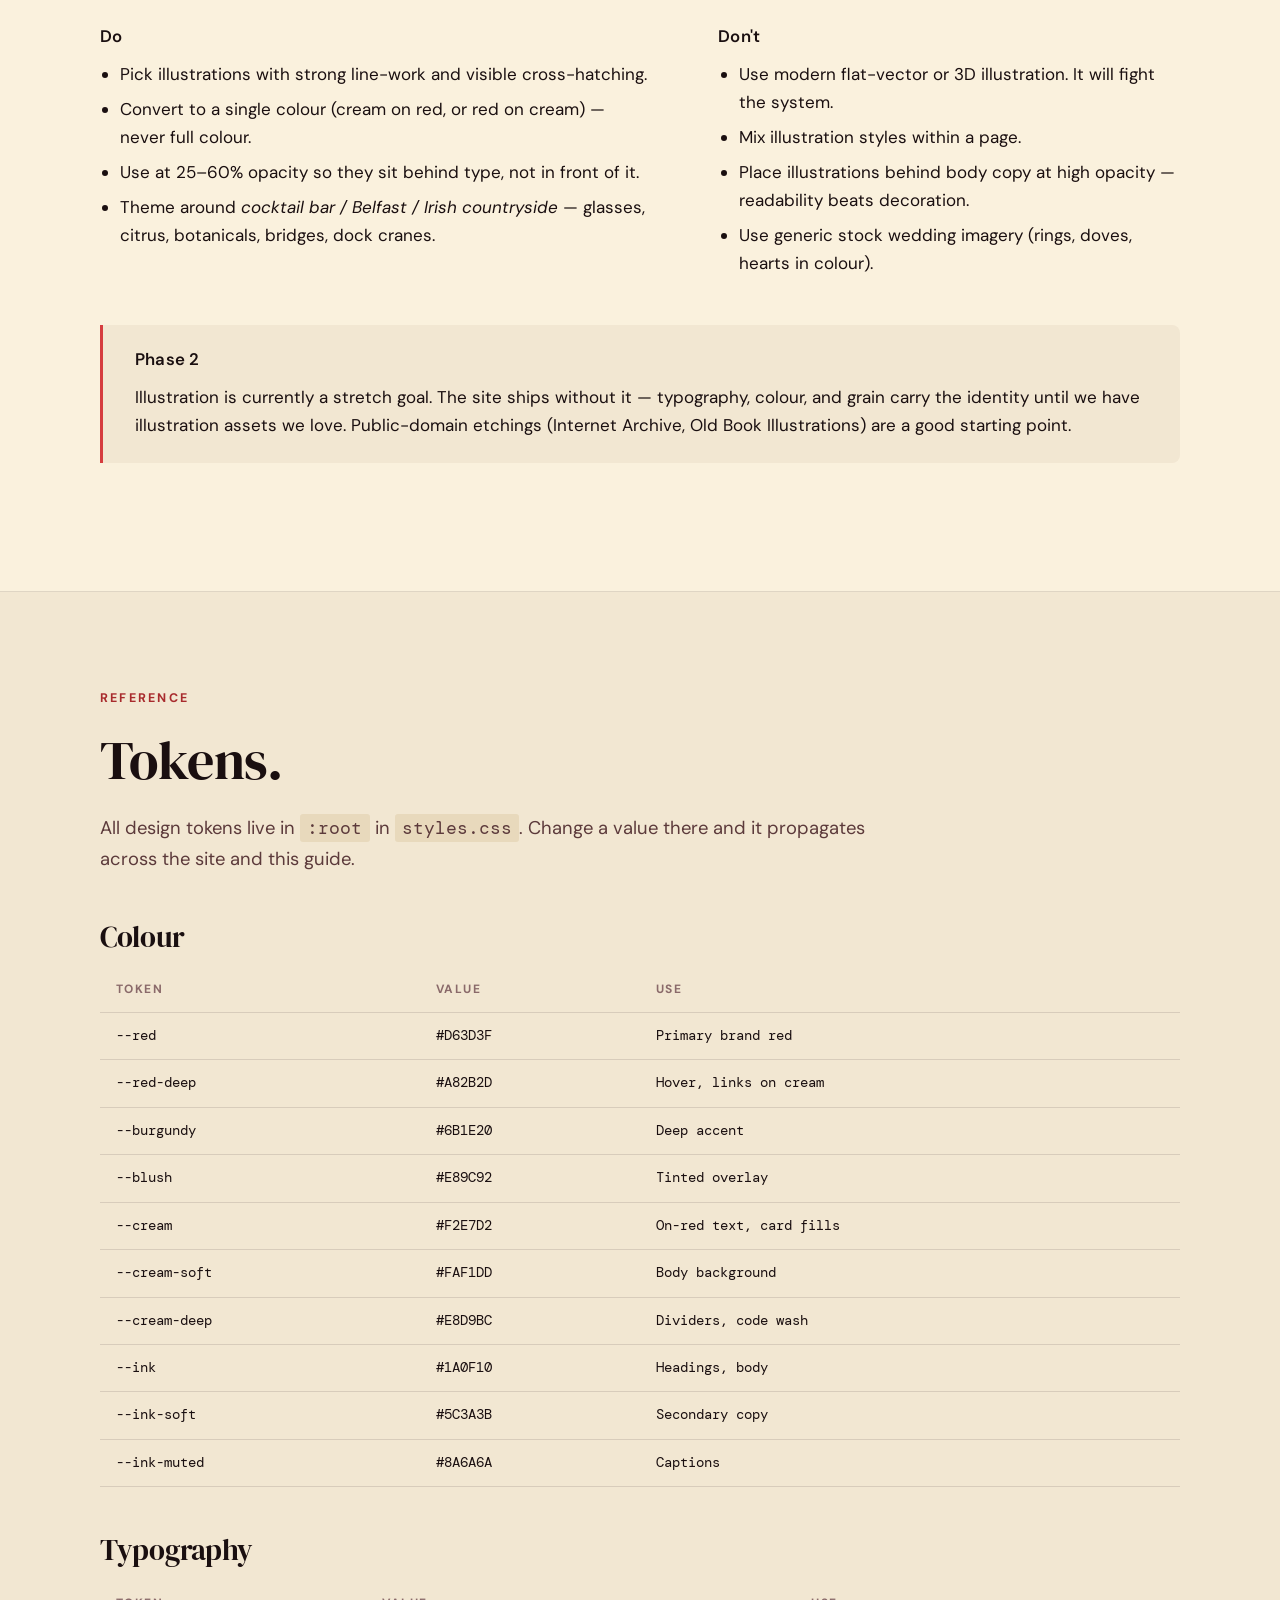
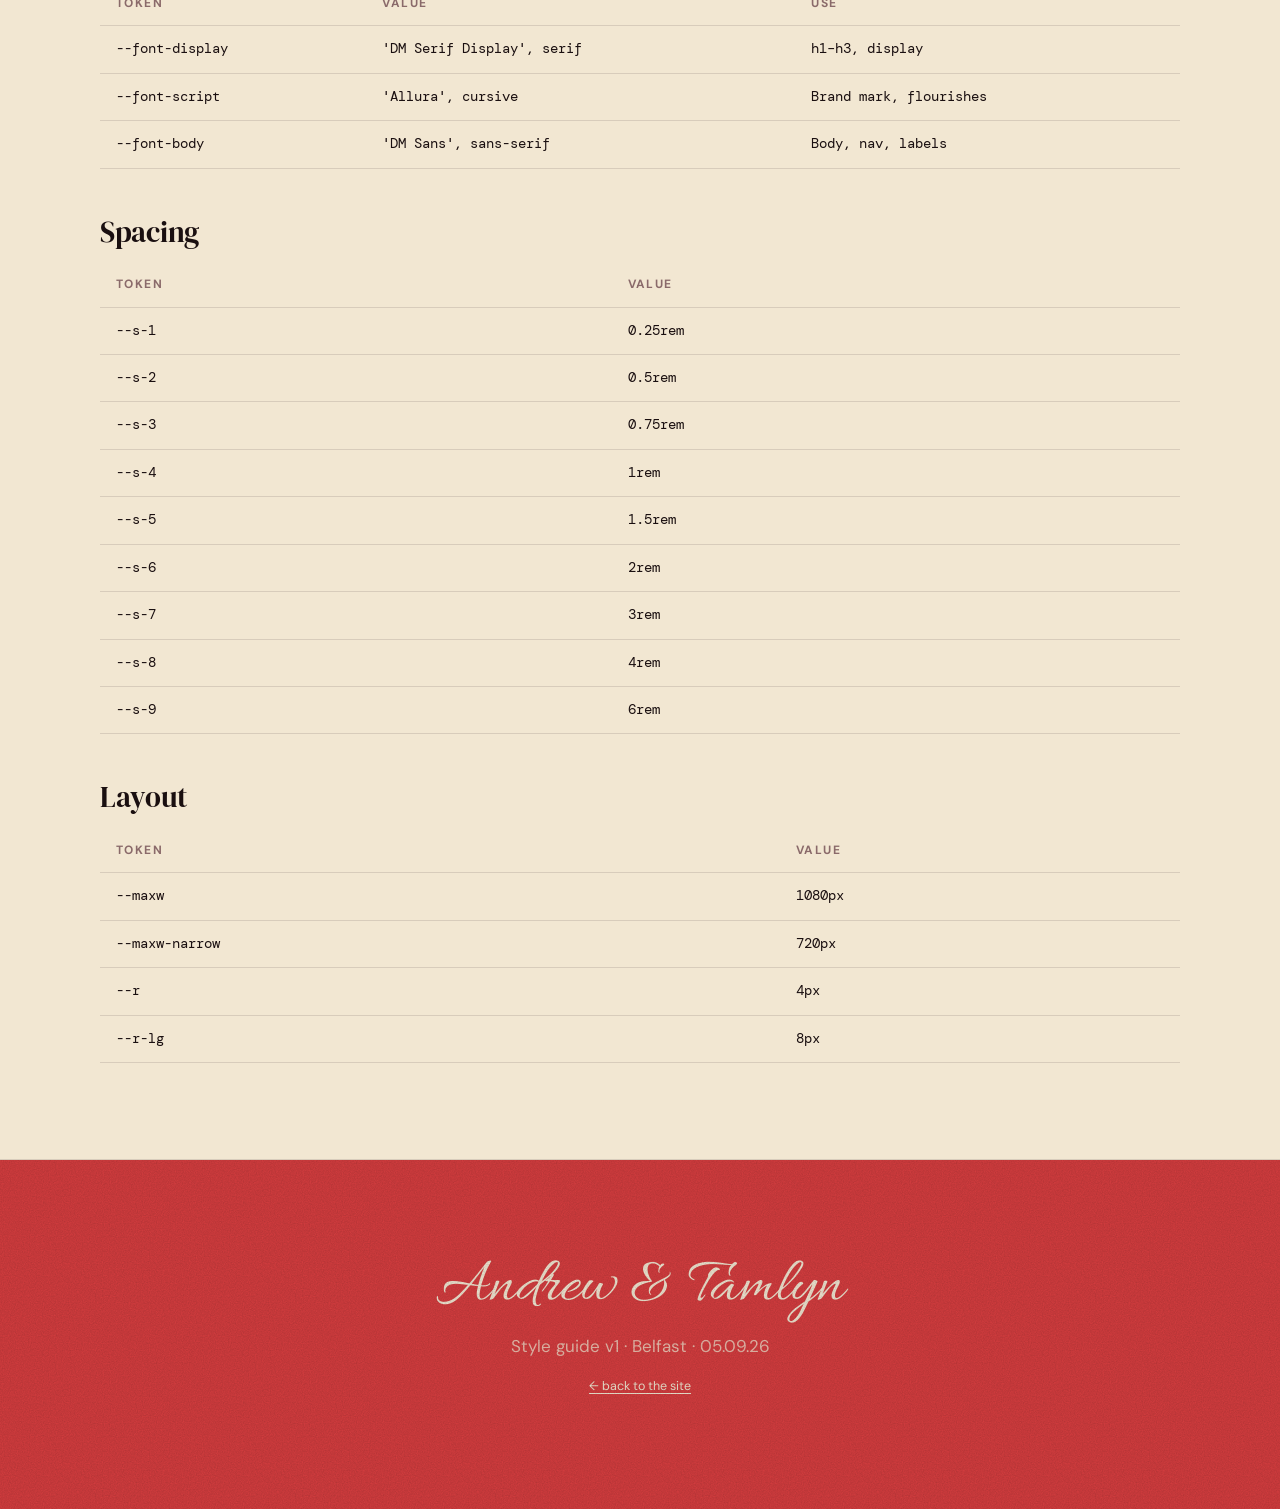
<file: style-guide.html>
<!doctype html>
<html lang="en">
<head>
  <meta charset="utf-8" />
  <meta name="viewport" content="width=device-width, initial-scale=1" />
  <title>Style Guide — Andrew &amp; Tamlyn · Belfast Party</title>
  <meta name="theme-color" content="#D63D3F" />

  <link rel="preconnect" href="https://fonts.googleapis.com" />
  <link rel="preconnect" href="https://fonts.gstatic.com" crossorigin />
  <link href="https://fonts.googleapis.com/css2?family=Allura&family=DM+Mono:wght@400;500&family=DM+Sans:wght@400;500;600;700&family=DM+Serif+Display:ital@0;1&display=swap" rel="stylesheet" />

  <link rel="stylesheet" href="styles.css" />
</head>
<body>

<header class="site-nav" aria-label="Style guide navigation">
  <a class="brand" href="index.html">A &amp; T</a>
  <nav>
    <ul>
      <li><a href="#intro">Intro</a></li>
      <li><a href="#palette">Palette</a></li>
      <li><a href="#typography">Typography</a></li>
      <li><a href="#voice">Voice</a></li>
      <li><a href="#components">Components</a></li>
      <li><a href="#texture">Texture</a></li>
      <li><a href="#illustration">Illustration</a></li>
      <li><a href="#tokens">Tokens</a></li>
      <li><a href="index.html">← back to site</a></li>
    </ul>
  </nav>
</header>

<main id="top">

  <!-- Intro / brand mark ------------------------------------------------ -->
  <section class="hero grain" id="intro">
    <div class="hero-inner">
      <p class="kicker">a style guide for</p>
      <h1>Not a<br />Wedding<br />Party</h1>
      <div class="hero-meta">
        <div>
          <p class="label">Visual identity</p>
          <p class="sub">v1 · derived from save-the-date</p>
        </div>
        <p class="date">A &amp; T</p>
        <div style="text-align:right">
          <p class="label">Belfast · 05.09.26</p>
          <p class="sub">cocktail-party energy</p>
        </div>
      </div>
    </div>
  </section>

  <section class="band">
    <div class="container narrow">
      <p class="eyebrow">The brief</p>
      <h2>One identity, two registers.</h2>
      <p>The save-the-date set a clear direction: a saturated <strong>party red</strong> field with grainy paper texture, warm <strong>cream</strong> typography, and an etched cocktail illustration. The visual mood is <em>cocktail-party energy without the formality</em> — a confident modern serif paired with a soft hand-script, anchored by a single bold colour.</p>
      <p>This guide extends that moment into a system the website can run on. Two registers carry it: a <strong>celebratory register</strong> (red surfaces, heavy display type, script accents) for hero, divider and footer moments — and a <strong>functional register</strong> (cream surfaces, dark warm ink, sans-serif body) for the long-read content guests actually rely on.</p>
      <p>Default to the functional register. Use the celebratory register for moments that deserve it.</p>
    </div>
  </section>

  <!-- Palette ------------------------------------------------------------ -->
  <section class="band band-soft" id="palette">
    <div class="container">
      <p class="eyebrow">Palette</p>
      <h2>One red. One cream. The rest earns its place.</h2>
      <p class="lede">The system is built on two near-equal partners — <strong>party red</strong> and <strong>poster cream</strong> — supported by a warm dark ink and a small set of derivative tones for shadows, accents, and overlays.</p>

      <div class="sg-grid">
        <div class="swatch">
          <div class="swatch-fill" style="background:#D63D3F"></div>
          <div class="swatch-meta">
            <span class="name">Party Red</span>
            <span class="hex">#D63D3F · --red</span>
            <span class="role">Primary brand. Hero, footer, accents, primary buttons.</span>
          </div>
        </div>
        <div class="swatch">
          <div class="swatch-fill" style="background:#A82B2D"></div>
          <div class="swatch-meta">
            <span class="name">Red Deep</span>
            <span class="hex">#A82B2D · --red-deep</span>
            <span class="role">Hover, pressed, link underlines on cream.</span>
          </div>
        </div>
        <div class="swatch">
          <div class="swatch-fill" style="background:#6B1E20"></div>
          <div class="swatch-meta">
            <span class="name">Burgundy</span>
            <span class="hex">#6B1E20 · --burgundy</span>
            <span class="role">Deep accents. Dark text on cream when red feels too loud.</span>
          </div>
        </div>
        <div class="swatch">
          <div class="swatch-fill" style="background:#E89C92"></div>
          <div class="swatch-meta">
            <span class="name">Blush</span>
            <span class="hex">#E89C92 · --blush</span>
            <span class="role">Tinted illustration overlay. Use sparingly.</span>
          </div>
        </div>
        <div class="swatch">
          <div class="swatch-fill" style="background:#F2E7D2"></div>
          <div class="swatch-meta">
            <span class="name">Poster Cream</span>
            <span class="hex">#F2E7D2 · --cream</span>
            <span class="role">Primary on-red text. Card fills on cream.</span>
          </div>
        </div>
        <div class="swatch">
          <div class="swatch-fill" style="background:#FAF1DD"></div>
          <div class="swatch-meta">
            <span class="name">Cream Soft</span>
            <span class="hex">#FAF1DD · --cream-soft</span>
            <span class="role">Page background for body sections.</span>
          </div>
        </div>
        <div class="swatch">
          <div class="swatch-fill" style="background:#1A0F10"></div>
          <div class="swatch-meta">
            <span class="name">Ink</span>
            <span class="hex">#1A0F10 · --ink</span>
            <span class="role">Headings, primary body copy on cream.</span>
          </div>
        </div>
        <div class="swatch">
          <div class="swatch-fill" style="background:#5C3A3B"></div>
          <div class="swatch-meta">
            <span class="name">Ink Soft</span>
            <span class="hex">#5C3A3B · --ink-soft</span>
            <span class="role">Secondary copy, captions on cream.</span>
          </div>
        </div>
      </div>

      <div class="callout">
        <h4>Rules of thumb</h4>
        <ul>
          <li><strong>Don't tint the red.</strong> Use it at full strength. If something feels too loud, change the layout, not the saturation.</li>
          <li><strong>Cream beats white.</strong> Pure white cuts the warmth of the system; reach for cream-soft instead.</li>
          <li><strong>Long-form copy lives on cream</strong> — never set more than 4–5 lines of body copy on red.</li>
          <li><strong>Two colours, one accent.</strong> Treat anything beyond red + cream + ink as a once-per-page accent.</li>
        </ul>
      </div>
    </div>
  </section>

  <!-- Typography --------------------------------------------------------- -->
  <section class="band" id="typography">
    <div class="container">
      <p class="eyebrow">Typography</p>
      <h2>A bold serif, a hand-script, and a quiet sans.</h2>
      <p class="lede">Three families, each with one job. The display serif carries the moment, the script carries the warmth, and the sans carries everything you actually read.</p>

      <div class="type-row">
        <p class="label">Display · DM Serif Display</p>
        <p class="sample" style="font-family:var(--font-display); font-size:clamp(3rem,9vw,7rem); line-height:0.9; margin:0;">Party</p>
        <p class="muted" style="margin-top:.5em">High-contrast modern serif. Used for h1, h2, hero, big numerical date displays. Single weight (400, italic available).</p>
      </div>

      <div class="type-row">
        <p class="label">Script · Allura</p>
        <p class="sample script" style="font-size:clamp(2.5rem,7vw,5rem);">Andrew &amp; Tamlyn's</p>
        <p class="muted" style="margin-top:.5em">Calligraphic accent. Used for the brand mark, kickers, flourishes, signoffs. <strong>Never set body copy in script.</strong> Never uppercase. Never below 1.5rem.</p>
      </div>

      <div class="type-row">
        <p class="label">Body · DM Sans</p>
        <p class="sample" style="font-family:var(--font-body); font-size:1.05rem;">A weekend to remember with the people we love. Doors open at 3pm. The party runs until 2am. Come ready to celebrate — there'll be food, drinks, music, and 11 hours of craic.</p>
        <p class="muted" style="margin-top:.5em">All long-form text, navigation, labels, captions. Weights 400 / 500 / 600 / 700.</p>
      </div>

      <h3>Type scale</h3>
      <div class="type-row">
        <p class="label">H1 · clamp(3.5, 12vw, 9rem)</p>
        <h1 style="margin:0">Party</h1>
      </div>
      <div class="type-row">
        <p class="label">H2 · clamp(2, 4.5vw, 3.4rem)</p>
        <h2 style="margin:0">Belfast, Saturday 5 September.</h2>
      </div>
      <div class="type-row">
        <p class="label">H3 · clamp(1.4, 2.6vw, 1.8rem)</p>
        <h3 style="margin:0">Where to stay</h3>
      </div>
      <div class="type-row">
        <p class="label">Eyebrow · 0.78rem · 0.18em tracking · uppercase</p>
        <p class="eyebrow" style="margin:0">The story behind us</p>
      </div>
      <div class="type-row">
        <p class="label">Body · 17px / 1.65</p>
        <p style="margin:0; max-width:60ch;">If you're coming from abroad, Dublin Airport is often the better-connected option, with more international routes. We suggest arriving 3 or 4 September.</p>
      </div>
      <div class="type-row">
        <p class="label">Caption / muted</p>
        <p class="muted" style="margin:0">Pack layers and bring something waterproof — you'll be grand.</p>
      </div>
    </div>
  </section>

  <!-- Voice -------------------------------------------------------------- -->
  <section class="band band-soft" id="voice">
    <div class="container narrow">
      <p class="eyebrow">Voice</p>
      <h2>Warm, direct, a little Belfast.</h2>
      <p>Write the way you'd talk to a friend who's helping you plan. Confident, not formal. Specific, not corporate. A wee bit Northern Irish.</p>
      <ul class="checklist">
        <li><strong>Use contractions</strong> — "you'll", "we're", "don't". Formality kills the vibe.</li>
        <li><strong>Drop in local idiom sparingly</strong> — "you'll be grand", "the craic", "wee" — once or twice per section, not every line.</li>
        <li><strong>Lean into specificity</strong> — "£10–£15 from Belfast City Airport" beats "affordable taxis."</li>
        <li><strong>Em-dashes, not semicolons</strong> — they fit the conversational tone.</li>
        <li><strong>Avoid wedding-industrial language</strong> — no "nuptials", no "celebrating our union". This is a party, not a ceremony.</li>
      </ul>
      <p class="flourish">Bout ye? Keep 'er lit.</p>
    </div>
  </section>

  <!-- Components --------------------------------------------------------- -->
  <section class="band" id="components">
    <div class="container">
      <p class="eyebrow">Components</p>
      <h2>The kit.</h2>

      <h3>Eyebrow + heading</h3>
      <div class="component-demo">
        <p class="eyebrow">The party</p>
        <h2 style="margin:0">Titanic Distillers, Thompson Dock</h2>
      </div>

      <h3>Date / number display</h3>
      <p class="muted">For dates, addresses, and any single-figure moment that deserves the same gravity as the venue name.</p>
      <div class="component-demo on-red">
        <p style="font-family:var(--font-display); font-size:clamp(2.5rem,6vw,4.5rem); line-height:1; margin:0; color:var(--cream);">05.09.26</p>
        <p class="kicker" style="color:var(--cream); font-size:2.2rem; margin-top:.4em;">save the date</p>
      </div>

      <h3>Buttons</h3>
      <div class="component-demo">
        <a class="btn btn-primary" href="#">Join the group house</a>
        &nbsp;
        <a class="btn btn-ghost" href="#">Read the guide</a>
      </div>
      <div class="component-demo on-red">
        <a class="btn btn-on-red" href="#">Send us your flight details</a>
      </div>

      <h3>Card</h3>
      <div class="component-demo">
        <article class="card" style="margin:0">
          <h4>Bus <span class="pill">Recommended</span></h4>
          <p>The easiest and cheapest option. Aircoach runs a direct service from Dublin Airport to Belfast city centre.</p>
          <p style="margin-bottom:0"><a href="#">Book on aircoach.ie ↗</a></p>
        </article>
      </div>

      <h3>Card on red</h3>
      <div class="component-demo on-red">
        <aside class="card card-on-red" style="margin:0">
          <h3 style="margin-top:0; color:var(--cream)">The plan</h3>
          <ul class="plain">
            <li><strong>Doors</strong> — 3pm</li>
            <li><strong>Carriages</strong> — 2am</li>
          </ul>
          <p class="address" style="margin-bottom:0">Queen's Road, Belfast BT3 9DT</p>
        </aside>
      </div>

      <h3>Callout</h3>
      <div class="component-demo">
        <aside class="callout" style="margin:0">
          <h4>A note on the border</h4>
          <p style="margin-bottom:0">There's no passport control between the Republic of Ireland and Northern Ireland — the main thing to be aware of is the currency change from Euros to GBP.</p>
        </aside>
      </div>

      <h3>Checklist</h3>
      <div class="component-demo">
        <ul class="checklist" style="margin:0">
          <li>UK travel adaptor (Type G, three-pin)</li>
          <li>Valid passport or ID</li>
          <li>Card set up for GBP transactions</li>
          <li>Comfortable shoes — you'll be on your feet all night</li>
        </ul>
      </div>

      <h3>Phrase list (definition)</h3>
      <div class="component-demo">
        <dl class="phrases" style="margin:0">
          <dt>Bout ye?</dt><dd>Hello / How are you?</dd>
          <dt>The craic's 90</dt><dd>It's an absolutely brilliant time</dd>
          <dt>Keep her lit</dt><dd>Keep going / Don't stop now</dd>
        </dl>
      </div>

      <h3>Flourish + signoff (script accents)</h3>
      <div class="component-demo">
        <p class="flourish" style="margin:0">Let's party in style.</p>
      </div>
      <div class="component-demo on-red">
        <p class="signoff" style="margin:0">Nai… let's get some excitement going.</p>
      </div>
    </div>
  </section>

  <!-- Texture ------------------------------------------------------------ -->
  <section class="band band-red grain" id="texture">
    <div class="container">
      <p class="eyebrow on-red">Texture</p>
      <h2>A wee bit of grain.</h2>
      <p>The save-the-date has a soft paper-grain texture across the red field. We replicate this with a procedural SVG noise filter applied at low opacity (~18%) over red surfaces. It adds warmth without weight — no images to load.</p>
      <ul class="checklist">
        <li><strong>Apply via the <code style="font-family:'DM Mono',monospace;background:rgba(255,255,255,.08);padding:.1em .4em;border-radius:3px">.grain</code> class.</strong> It uses a <code style="font-family:'DM Mono',monospace;background:rgba(255,255,255,.08);padding:.1em .4em;border-radius:3px">::after</code> overlay with <code style="font-family:'DM Mono',monospace;background:rgba(255,255,255,.08);padding:.1em .4em;border-radius:3px">mix-blend-mode: multiply</code>.</li>
        <li><strong>Only on red surfaces.</strong> On cream the grain reads as dirt rather than texture.</li>
        <li><strong>Don't stack.</strong> One grain layer per section. Never on top of dense type — keep it on backgrounds and large fields.</li>
      </ul>
    </div>
  </section>

  <!-- Illustration ------------------------------------------------------- -->
  <section class="band" id="illustration">
    <div class="container">
      <p class="eyebrow">Illustration</p>
      <h2>Vintage etched, tinted, sparing.</h2>
      <p class="lede">The poster's cocktail glass establishes the language: detailed engraved/etched line illustrations, often vintage botanical or barware references, tinted into the red field at reduced opacity so they read as a wash rather than a foreground subject.</p>
      <div class="two-col">
        <div>
          <h4>Do</h4>
          <ul>
            <li>Pick illustrations with strong line-work and visible cross-hatching.</li>
            <li>Convert to a single colour (cream on red, or red on cream) — never full colour.</li>
            <li>Use at 25–60% opacity so they sit behind type, not in front of it.</li>
            <li>Theme around <em>cocktail bar / Belfast / Irish countryside</em> — glasses, citrus, botanicals, bridges, dock cranes.</li>
          </ul>
        </div>
        <div>
          <h4>Don't</h4>
          <ul>
            <li>Use modern flat-vector or 3D illustration. It will fight the system.</li>
            <li>Mix illustration styles within a page.</li>
            <li>Place illustrations behind body copy at high opacity — readability beats decoration.</li>
            <li>Use generic stock wedding imagery (rings, doves, hearts in colour).</li>
          </ul>
        </div>
      </div>
      <div class="callout">
        <h4>Phase 2</h4>
        <p style="margin-bottom:0">Illustration is currently a stretch goal. The site ships without it — typography, colour, and grain carry the identity until we have illustration assets we love. Public-domain etchings (Internet Archive, Old Book Illustrations) are a good starting point.</p>
      </div>
    </div>
  </section>

  <!-- Tokens reference --------------------------------------------------- -->
  <section class="band band-soft" id="tokens">
    <div class="container">
      <p class="eyebrow">Reference</p>
      <h2>Tokens.</h2>
      <p class="lede">All design tokens live in <code style="font-family:'DM Mono',monospace;background:var(--cream-deep);padding:.1em .4em;border-radius:3px">:root</code> in <code style="font-family:'DM Mono',monospace;background:var(--cream-deep);padding:.1em .4em;border-radius:3px">styles.css</code>. Change a value there and it propagates across the site and this guide.</p>

      <h3>Colour</h3>
      <table class="token-table">
        <thead><tr><th>Token</th><th>Value</th><th>Use</th></tr></thead>
        <tbody>
          <tr><td>--red</td><td>#D63D3F</td><td>Primary brand red</td></tr>
          <tr><td>--red-deep</td><td>#A82B2D</td><td>Hover, links on cream</td></tr>
          <tr><td>--burgundy</td><td>#6B1E20</td><td>Deep accent</td></tr>
          <tr><td>--blush</td><td>#E89C92</td><td>Tinted overlay</td></tr>
          <tr><td>--cream</td><td>#F2E7D2</td><td>On-red text, card fills</td></tr>
          <tr><td>--cream-soft</td><td>#FAF1DD</td><td>Body background</td></tr>
          <tr><td>--cream-deep</td><td>#E8D9BC</td><td>Dividers, code wash</td></tr>
          <tr><td>--ink</td><td>#1A0F10</td><td>Headings, body</td></tr>
          <tr><td>--ink-soft</td><td>#5C3A3B</td><td>Secondary copy</td></tr>
          <tr><td>--ink-muted</td><td>#8A6A6A</td><td>Captions</td></tr>
        </tbody>
      </table>

      <h3>Typography</h3>
      <table class="token-table">
        <thead><tr><th>Token</th><th>Value</th><th>Use</th></tr></thead>
        <tbody>
          <tr><td>--font-display</td><td>'DM Serif Display', serif</td><td>h1–h3, display</td></tr>
          <tr><td>--font-script</td><td>'Allura', cursive</td><td>Brand mark, flourishes</td></tr>
          <tr><td>--font-body</td><td>'DM Sans', sans-serif</td><td>Body, nav, labels</td></tr>
        </tbody>
      </table>

      <h3>Spacing</h3>
      <table class="token-table">
        <thead><tr><th>Token</th><th>Value</th></tr></thead>
        <tbody>
          <tr><td>--s-1</td><td>0.25rem</td></tr>
          <tr><td>--s-2</td><td>0.5rem</td></tr>
          <tr><td>--s-3</td><td>0.75rem</td></tr>
          <tr><td>--s-4</td><td>1rem</td></tr>
          <tr><td>--s-5</td><td>1.5rem</td></tr>
          <tr><td>--s-6</td><td>2rem</td></tr>
          <tr><td>--s-7</td><td>3rem</td></tr>
          <tr><td>--s-8</td><td>4rem</td></tr>
          <tr><td>--s-9</td><td>6rem</td></tr>
        </tbody>
      </table>

      <h3>Layout</h3>
      <table class="token-table">
        <thead><tr><th>Token</th><th>Value</th></tr></thead>
        <tbody>
          <tr><td>--maxw</td><td>1080px</td></tr>
          <tr><td>--maxw-narrow</td><td>720px</td></tr>
          <tr><td>--r</td><td>4px</td></tr>
          <tr><td>--r-lg</td><td>8px</td></tr>
        </tbody>
      </table>
    </div>
  </section>

  <footer class="site-footer grain">
    <div class="container">
      <p class="brand-large">Andrew &amp; Tamlyn</p>
      <p class="muted">Style guide v1 · Belfast · 05.09.26</p>
      <p class="muted small"><a href="index.html" style="color:var(--cream)">← back to the site</a></p>
    </div>
  </footer>

</main>

</body>
</html>
</file>
<file: styles.css>
/* ============================================================
   Andrew & Tamlyn — Belfast Party
   Visual identity derived from the Save-the-Date poster.
   Plain HTML/CSS, no JS, no build.
   ============================================================ */

/* ---------- Tokens ----------------------------------------- */

:root {
  /* Colour — sampled & extended from the poster */
  --red:        #D63D3F;   /* primary brand — "party red" */
  --red-deep:   #A82B2D;   /* hover, pressed, deep accents */
  --burgundy:   #6B1E20;   /* shadows, footer copy on red */
  --blush:      #E89C92;   /* tinted illustration overlay */

  --cream:      #F2E7D2;   /* poster cream — primary on-red text */
  --cream-soft: #FAF1DD;   /* page background for body sections */
  --cream-deep: #E8D9BC;   /* card fills, dividers on cream */

  --ink:        #1A0F10;   /* near-black with a warm tint */
  --ink-soft:   #5C3A3B;   /* secondary copy on cream */
  --ink-muted:  #8A6A6A;   /* tertiary, captions */

  --line:        rgba(26, 15, 16, 0.12);
  --line-on-red: rgba(242, 231, 210, 0.22);

  /* Typography */
  --font-display: 'DM Serif Display', 'Bodoni Moda', Georgia, serif;
  --font-script:  'Allura', 'Marck Script', cursive;
  --font-body:    'DM Sans', -apple-system, BlinkMacSystemFont, 'Segoe UI', sans-serif;

  /* Spacing scale */
  --s-1: 0.25rem;
  --s-2: 0.5rem;
  --s-3: 0.75rem;
  --s-4: 1rem;
  --s-5: 1.5rem;
  --s-6: 2rem;
  --s-7: 3rem;
  --s-8: 4rem;
  --s-9: 6rem;

  /* Layout */
  --maxw: 1080px;
  --maxw-narrow: 720px;
  --r: 4px;
  --r-lg: 8px;
}

* { box-sizing: border-box; }

html { scroll-behavior: smooth; }

body {
  margin: 0;
  background: var(--cream-soft);
  color: var(--ink);
  font-family: var(--font-body);
  font-size: 17px;
  line-height: 1.65;
  -webkit-font-smoothing: antialiased;
  -moz-osx-font-smoothing: grayscale;
}

/* ---------- Grain texture ---------------------------------- */
/* Lightweight SVG noise applied via mask. Used on red sections. */

.grain {
  position: relative;
  isolation: isolate;
}
.grain::after {
  content: "";
  position: absolute;
  inset: 0;
  z-index: 2;
  pointer-events: none;
  opacity: 0.28;
  mix-blend-mode: multiply;
  background-image: url("data:image/svg+xml;utf8,<svg xmlns='http://www.w3.org/2000/svg' width='200' height='200'><filter id='n'><feTurbulence type='fractalNoise' baseFrequency='0.85' numOctaves='3' stitchTiles='stitch'/><feColorMatrix values='0 0 0 0 0  0 0 0 0 0  0 0 0 0 0  0 0 0 0.6 0'/></filter><rect width='100%25' height='100%25' filter='url(%23n)'/></svg>");
  background-size: 200px 200px;
}
.grain > * { position: relative; z-index: 1; }

/* ---------- Typography ------------------------------------- */

h1, h2, h3, h4, h5 {
  font-family: var(--font-display);
  font-weight: 400;        /* DM Serif Display is single-weight */
  line-height: 1.05;
  letter-spacing: -0.01em;
  margin: 0 0 var(--s-4);
  color: var(--ink);
}

h1 {
  font-size: clamp(3.5rem, 12vw, 9rem);
  letter-spacing: -0.025em;
  line-height: 0.95;
}

h2 {
  font-size: clamp(2rem, 4.5vw, 3.4rem);
  margin-bottom: var(--s-5);
}

h3 {
  font-size: clamp(1.4rem, 2.6vw, 1.8rem);
  margin-top: var(--s-7);
}

h4 {
  font-family: var(--font-body);
  font-weight: 600;
  font-size: 1.05rem;
  letter-spacing: 0.01em;
  margin: 0 0 var(--s-3);
  line-height: 1.3;
}

p { margin: 0 0 var(--s-4); }

a {
  color: var(--red-deep);
  text-decoration: underline;
  text-underline-offset: 3px;
  text-decoration-thickness: 1px;
  transition: color 0.15s;
}
a:hover { color: var(--red); }

strong { font-weight: 600; }

ul, ol { margin: 0 0 var(--s-4); padding-left: 1.2em; }
li { margin-bottom: 0.4em; }

/* Display utilities */

.script {
  font-family: var(--font-script);
  font-weight: 400;
  font-style: normal;
  letter-spacing: 0;
  line-height: 1;
}

.display {
  font-family: var(--font-display);
  letter-spacing: -0.02em;
  line-height: 0.95;
}

.eyebrow {
  font-family: var(--font-body);
  font-size: 0.78rem;
  letter-spacing: 0.18em;
  text-transform: uppercase;
  color: var(--red-deep);
  font-weight: 700;
  margin: 0 0 var(--s-5);
}
.eyebrow.on-red { color: var(--cream); opacity: 0.85; }

.kicker {
  font-family: var(--font-script);
  font-size: clamp(2rem, 6vw, 3.2rem);
  color: var(--cream);
  line-height: 1;
  margin: 0;
}

.tagline {
  font-family: var(--font-display);
  font-style: italic;
  font-size: clamp(1.05rem, 1.6vw, 1.2rem);
  color: var(--ink-soft);
}

.muted { color: var(--ink-muted); }
.muted.center { text-align: center; max-width: 640px; margin: var(--s-6) auto 0; }

.lede {
  font-size: 1.15rem;
  color: var(--ink-soft);
  max-width: 60ch;
  margin-bottom: var(--s-6);
}
.lede.on-red {
  color: var(--cream);
  opacity: 0.92;
}

.flourish {
  font-family: var(--font-script);
  font-size: clamp(1.8rem, 4vw, 2.8rem);
  color: var(--red);
  margin-top: var(--s-6);
  line-height: 1;
}
.flourish.on-red { color: var(--cream); }

.signoff {
  font-family: var(--font-script);
  font-size: clamp(1.6rem, 3.2vw, 2.2rem);
  color: var(--cream);
  margin-top: var(--s-6);
  line-height: 1;
}

/* ---------- Lists ------------------------------------------ */

ul.plain { list-style: none; padding: 0; }
ul.plain li {
  padding: var(--s-3) 0;
  border-bottom: 1px solid var(--line);
}
ul.plain li:last-child { border-bottom: 0; }

ul.checklist { list-style: none; padding: 0; }
ul.checklist li {
  padding-left: 1.6em;
  position: relative;
  margin-bottom: 0.6em;
}
ul.checklist li::before {
  content: "✓";
  position: absolute;
  left: 0;
  top: 0;
  color: var(--red);
  font-weight: 700;
}

/* ---------- Nav -------------------------------------------- */

.site-nav {
  position: sticky;
  top: 0;
  z-index: 50;
  background: var(--red);
  border-bottom: 1px solid rgba(168, 43, 45, 0.6);
  display: flex;
  align-items: center;
  gap: var(--s-5);
  padding: 4px var(--s-5);
}

.site-nav .brand {
  display: flex;
  align-items: center;
  gap: var(--s-2);
  font-family: var(--font-script);
  font-size: 1.5rem;
  text-decoration: none;
  color: var(--cream);
  line-height: 1;
  flex-shrink: 0;
  padding-bottom: 4px;
}

.brand-icon {
  width: 60px;
  height: 60px;
  flex-shrink: 0;
  display: block;
  overflow: visible;
}

.site-nav nav {
  flex: 1;
  overflow-x: auto;
  scrollbar-width: none;
}
.site-nav nav::-webkit-scrollbar { display: none; }

.site-nav ul {
  list-style: none;
  margin: 0;
  padding: 0;
  display: flex;
  justify-content: flex-end;
  gap: var(--s-5);
  white-space: nowrap;
}

.site-nav a {
  color: rgba(242, 231, 210, 0.8);
  text-decoration: none;
  font-size: 0.92rem;
  font-weight: 500;
  padding: 0.3em 0;
  border-bottom: 1px solid transparent;
  transition: color 0.15s, border-color 0.15s;
}
.site-nav a:hover {
  color: var(--cream);
  border-bottom-color: var(--cream);
}

/* Burger button — hidden on desktop */
.nav-toggle {
  display: none;
  flex-direction: column;
  justify-content: center;
  gap: 5px;
  background: none;
  border: none;
  cursor: pointer;
  padding: var(--s-2);
  margin-left: auto;
  flex-shrink: 0;
}
.nav-toggle span {
  display: block;
  width: 22px;
  height: 2px;
  background: var(--cream);
  border-radius: 2px;
  transition: transform 0.22s ease, opacity 0.22s ease;
}
/* Animate to × when open */
.nav-toggle.open span:nth-child(1) { transform: translateY(7px) rotate(45deg); }
.nav-toggle.open span:nth-child(2) { opacity: 0; transform: scaleX(0); }
.nav-toggle.open span:nth-child(3) { transform: translateY(-7px) rotate(-45deg); }

/* Mobile / tablet nav */
@media (max-width: 860px) {
  .nav-toggle { display: flex; }

  .site-nav nav {
    display: none;
    position: absolute;
    top: 100%;
    left: 0;
    right: 0;
    background: var(--red-deep);
    border-top: 1px solid rgba(168, 43, 45, 0.5);
    padding: var(--s-5) var(--s-5) var(--s-6);
    overflow: hidden;
  }
  .site-nav nav.open { display: block; }

  .site-nav ul {
    flex-direction: column;
    justify-content: flex-start;
    gap: 0;
  }
  .site-nav ul li {
    border-bottom: 1px solid rgba(242, 231, 210, 0.12);
  }
  .site-nav ul li:last-child { border-bottom: 0; }
  .site-nav a {
    display: block;
    padding: var(--s-4) 0;
    font-size: 1.05rem;
    color: var(--cream);
    opacity: 0.9;
    border-bottom: none;
  }
  .site-nav a:hover { opacity: 1; color: #fff; border-bottom: none; }

  /* hide the desktop overflow-scroll wrapper behaviour */
  .site-nav nav {
    flex: unset;
    overflow-x: unset;
  }
}

/* ---------- Hero ------------------------------------------- */

.hero {
  min-height: 100vh;
  display: flex;
  align-items: center;
  justify-content: center;
  padding: var(--s-8) var(--s-5);
  text-align: left;
  background: var(--red);
  color: var(--cream);
  position: relative;
  overflow: hidden;
}

.hero-inner {
  width: 100%;
  max-width: 1080px;
  margin: 0 auto;
  position: relative;
  z-index: 2;
}

/* Whiskey glass illustration — transparent PNG, sits behind the right side of the PARTY wordmark */
.hero-glass {
  position: absolute;
  top: 44%;
  right: -8%;
  transform: translateY(-50%);
  width: min(528px, 50%);
  z-index: 0;
  opacity: 0.7;
  pointer-events: none;
  user-select: none;
}
@media (max-width: 760px) {
  .hero-glass {
    top: auto;
    bottom: 0;
    right: -10%;
    transform: none;
    width: 75%;
    opacity: 0.35;
  }
}

/* Push hero text above the glass */
.hero-inner > .kicker,
.hero-inner > h1,
.hero-inner > .hero-meta {
  position: relative;
  z-index: 1;
}

.hero h1 {
  color: var(--cream);
  font-size: clamp(4.5rem, 17vw, 14rem);
  letter-spacing: -0.04em;
  line-height: 0.85;
  margin: 0 0 var(--s-3);
  text-transform: uppercase;
}

.hero .kicker {
  font-family: var(--font-script);
  font-size: clamp(2rem, 7vw, 4rem);
  color: var(--cream);
  margin: 0 0 -0.2em;
  padding-left: 0.5em;
  line-height: 1;
}

.hero-meta {
  display: flex;
  flex-wrap: wrap;
  justify-content: space-between;
  align-items: flex-end;
  gap: var(--s-5);
  margin-top: var(--s-8);
  padding-top: var(--s-5);
  border-top: 1px solid var(--line-on-red);
}

.hero-meta .label {
  font-weight: 700;
  font-size: 0.9rem;
  letter-spacing: 0.18em;
  text-transform: uppercase;
  color: var(--cream);
  margin: 0 0 var(--s-2);
}

.hero-meta .sub {
  font-family: var(--font-display);
  font-style: italic;
  font-size: 1rem;
  color: var(--cream);
  opacity: 0.8;
  margin: 0;
}

.hero-meta .date {
  font-family: var(--font-display);
  font-size: clamp(2.2rem, 5vw, 3.6rem);
  color: var(--cream);
  margin: 0;
  line-height: 1;
  letter-spacing: -0.01em;
}

/* ---------- Bands / sections ------------------------------- */

.band {
  padding: var(--s-9) var(--s-5);
  border-bottom: 1px solid var(--line);
}

.band-soft {
  background: var(--cream);
}

.band-red {
  background: var(--red);
  color: var(--cream);
  border-bottom: 0;
}
.band-red h1, .band-red h2, .band-red h3, .band-red h4 { color: var(--cream); }
.band-red a { color: var(--cream); text-decoration-color: rgba(242,231,210,0.5); }
.band-red a:hover { color: #fff; text-decoration-color: var(--cream); }
.band-red .muted { color: rgba(242, 231, 210, 0.7); }
.band-red ul.plain li { border-bottom-color: var(--line-on-red); }
.band-red .eyebrow { color: var(--cream); opacity: 0.8; }

.container {
  max-width: var(--maxw);
  margin: 0 auto;
  position: relative;
  z-index: 1;
}
.container.narrow {
  max-width: var(--maxw-narrow);
}

/* ---------- The Party section ------------------------------ */

.party-feature {
  display: grid;
  grid-template-columns: 1fr;
  gap: var(--s-6);
  margin-bottom: var(--s-9);
}
@media (min-width: 860px) {
  .party-feature {
    grid-template-columns: 1.5fr 1fr;
    gap: var(--s-7);
    align-items: start;
  }
}

.party-feature-video {
  aspect-ratio: 16 / 9;
  border-radius: var(--r-lg);
  overflow: hidden;
  background: rgba(0, 0, 0, 0.18);
}
.party-feature-video iframe {
  width: 100%;
  height: 100%;
  border: 0;
  display: block;
}

.party-feature-text { color: var(--cream); }
.party-feature-text p { color: var(--cream); }
.party-feature-text p:first-child { margin-top: 0; }
.party-feature-text .address {
  padding-top: var(--s-4);
  border-top: 1px solid var(--line-on-red);
}

.party-schedule {
  padding-top: var(--s-7);
  border-top: 1px solid var(--line-on-red);
}
.schedule-headline {
  color: var(--cream);
  max-width: 22ch;
  margin-bottom: var(--s-4);
}
.schedule-note {
  color: rgba(242, 231, 210, 0.78);
  font-style: italic;
  max-width: 60ch;
  margin: 0 0 var(--s-7);
}

.schedule {
  list-style: none;
  padding: 0;
  margin: 0;
  display: grid;
  grid-template-columns: 1fr;
  gap: var(--s-4);
  counter-reset: none;
}
@media (min-width: 760px) {
  .schedule {
    grid-template-columns: repeat(4, 1fr);
  }
}
.schedule li {
  list-style: none;
  margin: 0;
  padding: var(--s-5);
  border: 1px solid var(--line-on-red);
  border-radius: var(--r-lg);
  background: rgba(168, 43, 45, 0.18);
  display: flex;
  flex-direction: column;
  gap: var(--s-2);
}
.schedule-time {
  font-family: var(--font-display);
  font-size: clamp(1.5rem, 2.4vw, 1.9rem);
  color: var(--cream);
  line-height: 1;
}
.schedule-label {
  font-weight: 700;
  font-size: 0.74rem;
  letter-spacing: 0.18em;
  text-transform: uppercase;
  color: var(--cream);
  margin-top: var(--s-2);
}
.schedule-detail {
  font-size: 0.92rem;
  color: rgba(242, 231, 210, 0.8);
  line-height: 1.5;
  margin-top: auto;
}

/* ---------- Layout primitives ------------------------------ */

.two-col {
  display: grid;
  grid-template-columns: 1fr;
  gap: var(--s-7);
  align-items: start;
}
@media (min-width: 760px) {
  .two-col {
    grid-template-columns: 1.2fr 1fr;
    gap: var(--s-8);
  }
}

.three-col {
  display: grid;
  grid-template-columns: 1fr;
  gap: var(--s-5);
  margin: var(--s-6) 0 var(--s-7);
}
@media (min-width: 760px) {
  .three-col { grid-template-columns: repeat(3, 1fr); }
}

.grid-cards {
  display: grid;
  grid-template-columns: repeat(auto-fit, minmax(220px, 1fr));
  gap: var(--s-5);
  margin: var(--s-6) 0 var(--s-7);
}

.two-col-list { column-count: 1; }
@media (min-width: 760px) {
  .two-col-list {
    column-count: 2;
    column-gap: var(--s-7);
  }
  .two-col-list li { break-inside: avoid; }
}

/* ---------- Practicals (dress, weather, packing, FYI) ------ */

.practicals-grid {
  display: grid;
  grid-template-columns: 1fr;
  gap: var(--s-5);
}
@media (min-width: 900px) {
  .practicals-grid {
    grid-template-columns: 1.55fr 1fr;
    grid-template-areas:
      "weather dress"
      "weather pack";
    gap: var(--s-5);
    align-items: start;
  }
  .practical-weather { grid-area: weather; }
  .practical-dress { grid-area: dress; }
  .practical-pack { grid-area: pack; }
}

.weather-context {
  margin: var(--s-4) 0 0;
  padding-top: var(--s-4);
  border-top: 1px dashed var(--line);
  font-size: 0.88rem;
  color: var(--ink-muted);
  line-height: 1.55;
}
.weather-context strong { color: var(--ink-soft); }

.practical-card {
  background: var(--cream-deep);
  border: 1px solid var(--line);
  border-radius: var(--r-lg);
  padding: var(--s-6);
  display: flex;
  flex-direction: column;
}
.practical-card > *:last-child { margin-bottom: 0; }

.practical-eyebrow {
  font-family: var(--font-body);
  font-size: 0.75rem;
  letter-spacing: 0.18em;
  text-transform: uppercase;
  color: var(--red-deep);
  font-weight: 700;
  margin: 0 0 var(--s-3);
}
.practical-card h3 {
  font-size: clamp(1.25rem, 2vw, 1.6rem);
  margin: 0 0 var(--s-4);
  line-height: 1.15;
}
.practical-card p { color: var(--ink-soft); }
.practical-card p strong { color: var(--ink); }

.practical-list {
  list-style: none;
  padding: 0;
  margin: 0;
}
.practical-list li {
  padding: var(--s-3) 0;
  border-bottom: 1px solid var(--line);
  margin: 0;
  line-height: 1.5;
  color: var(--ink-soft);
}
.practical-list li:last-child { border-bottom: 0; padding-bottom: 0; }
.practical-list li strong { color: var(--ink); }

.practical-soon {
  font-style: italic;
  color: var(--ink-muted);
  font-size: 0.92rem;
  margin: var(--s-3) 0 0;
}

/* Day-of forecast widget — the centerpiece of the weather card */
.weather-live {
  margin: 0;
  padding: var(--s-6);
  background: rgba(214, 61, 63, 0.06);
  border: 1px solid var(--line);
  border-radius: var(--r-lg);
}
.weather-day-eyebrow {
  font-family: var(--font-body);
  font-size: 0.68rem;
  letter-spacing: 0.18em;
  text-transform: uppercase;
  color: var(--red-deep);
  font-weight: 700;
  margin: 0 0 var(--s-2);
}
.weather-day-date {
  font-family: var(--font-display);
  font-size: clamp(1.1rem, 1.6vw, 1.3rem);
  color: var(--ink);
  margin: 0 0 var(--s-3);
  line-height: 1.2;
}
.weather-day-temp {
  font-family: var(--font-display);
  font-size: clamp(2.1rem, 4vw, 2.8rem);
  color: var(--red-deep);
  line-height: 1;
  margin: 0 0 var(--s-2);
  letter-spacing: -0.01em;
}
.weather-day-cond {
  font-size: 0.95rem;
  color: var(--ink-soft);
  margin: 0;
}
.weather-day-rain {
  font-size: 0.92rem;
  color: var(--ink-soft);
  margin: var(--s-1) 0 0;
}
.weather-day-source {
  font-style: italic;
  color: var(--ink-muted);
  font-size: 0.82rem;
  margin: var(--s-3) 0 0;
}

/* ---------- Cards / callouts ------------------------------- */

.card {
  background: var(--cream);
  border: 1px solid var(--line);
  border-radius: var(--r-lg);
  padding: var(--s-6) var(--s-6);
}
.card h3, .card h4 { margin-top: 0; }
.card p:last-child, .card ul:last-child { margin-bottom: 0; }

.band-soft .card {
  background: #fdf6e7;
}

.card-on-red {
  background: rgba(255, 255, 255, 0.06);
  border: 1px solid var(--line-on-red);
  color: var(--cream);
}
.card-on-red h3 { color: var(--cream); }

.feature { background: transparent; }

/* ---------- Getting here: tabs, options, scenarios --------- */

.travel-tabs {
  display: flex;
  flex-wrap: wrap;
  gap: var(--s-1);
  margin: var(--s-5) 0 var(--s-6);
  border-bottom: 1px solid var(--line);
  padding: 0;
}
.travel-tab {
  background: none;
  border: none;
  border-bottom: 2px solid transparent;
  padding: var(--s-3) var(--s-4);
  font: inherit;
  font-weight: 600;
  font-size: 0.95rem;
  color: var(--ink-muted);
  cursor: pointer;
  letter-spacing: 0.02em;
  transition: color 0.15s, border-color 0.15s;
  margin-bottom: -1px;
}
.travel-tab:hover { color: var(--ink); }
.travel-tab.is-active {
  color: var(--red-deep);
  border-bottom-color: var(--red);
}

.travel-panel[hidden] { display: none; }
.travel-panel > h3 {
  margin-top: 0;
}
.travel-subheading {
  font-family: var(--font-display);
  font-weight: 400;
  font-size: clamp(1.3rem, 2.4vw, 1.7rem);
  margin: var(--s-7) 0 var(--s-4);
  letter-spacing: -0.005em;
  line-height: 1.2;
}

.travel-footnote {
  color: var(--ink-soft);
  font-size: 0.95rem;
  max-width: 70ch;
  margin: 0 0 var(--s-8);
  padding: var(--s-4) 0 0;
  border-top: 1px dashed var(--line);
}

.travel-options {
  display: grid;
  grid-template-columns: 1fr;
  gap: var(--s-5);
  margin: var(--s-5) 0 var(--s-8);
}
@media (min-width: 900px) {
  .travel-options { grid-template-columns: repeat(3, 1fr); }
}
.travel-option {
  background: var(--cream);
  border: 1px solid var(--line);
  border-radius: var(--r-lg);
  padding: var(--s-6);
  display: flex;
  flex-direction: column;
}
.travel-option h4 {
  margin: 0 0 var(--s-3);
  display: flex;
  flex-wrap: wrap;
  align-items: center;
  gap: 0.4em;
}
.travel-option > p { margin-bottom: var(--s-4); }

.travel-stats {
  margin: 0 0 var(--s-4);
  padding: var(--s-3) 0;
  border-top: 1px solid var(--line);
  border-bottom: 1px solid var(--line);
  display: flex;
  flex-direction: column;
  gap: var(--s-2);
}
.travel-stats > div {
  display: flex;
  justify-content: space-between;
  align-items: baseline;
  gap: var(--s-3);
}
.travel-stats dt {
  font-weight: 700;
  font-size: 0.7rem;
  letter-spacing: 0.16em;
  text-transform: uppercase;
  color: var(--ink-muted);
  flex-shrink: 0;
}
.travel-stats dd {
  margin: 0;
  font-size: 0.92rem;
  color: var(--ink);
  text-align: right;
}
.cost-meter {
  font-family: var(--font-display);
  color: var(--red-deep);
  letter-spacing: 0.05em;
  font-size: 1.05rem;
  line-height: 1;
}
.cost-meter.dim { color: var(--ink-muted); opacity: 0.35; }
.muted.small, .small { font-size: 0.78rem; }

.travel-pick {
  margin: 0;
  font-size: 0.92rem;
  color: var(--ink-soft);
  margin-top: auto;
}
.travel-pick em { color: var(--ink); font-style: italic; }

.scenarios {
  display: grid;
  grid-template-columns: 1fr;
  gap: var(--s-4);
  margin: var(--s-5) 0 var(--s-7);
}
@media (min-width: 760px) {
  .scenarios { grid-template-columns: 1fr 1fr; }
}
.scenario {
  background: var(--red);
  color: var(--cream);
  padding: var(--s-5);
  border-radius: var(--r-lg);
}
.scenario h4 {
  color: var(--cream);
  margin: 0 0 var(--s-2);
  font-family: var(--font-display);
  font-size: 1.15rem;
  letter-spacing: -0.005em;
}
.scenario p {
  color: var(--cream);
  margin: 0;
  opacity: 0.92;
  font-size: 0.95rem;
}

.callout {
  background: var(--cream);
  border-left: 3px solid var(--red);
  padding: var(--s-5) var(--s-6);
  margin: var(--s-6) 0;
  border-radius: 0 var(--r-lg) var(--r-lg) 0;
}
.band-soft .callout { background: #fdf6e7; }
.callout h4 { margin-top: 0; }
.callout p:last-child { margin-bottom: 0; }

/* ---------- FAQ accordion --------------------------------- */

.faq-list {
  border-top: 1px solid var(--line);
  margin-top: var(--s-6);
}
.faq-item {
  border-bottom: 1px solid var(--line);
}
.faq-item summary {
  display: flex;
  justify-content: space-between;
  align-items: center;
  gap: var(--s-4);
  padding: var(--s-5) 0;
  font-family: var(--font-display);
  font-size: clamp(1.1rem, 1.8vw, 1.35rem);
  color: var(--ink);
  cursor: pointer;
  list-style: none;
  line-height: 1.25;
  transition: color 0.15s ease;
}
.faq-item summary::-webkit-details-marker,
.faq-item summary::marker { display: none; content: ""; }
.faq-item summary::after {
  content: "+";
  font-family: var(--font-display);
  font-size: 1.5em;
  color: var(--red);
  flex-shrink: 0;
  line-height: 1;
  transition: transform 0.25s ease, color 0.15s ease;
}
.faq-item[open] summary::after { transform: rotate(45deg); }
.faq-item summary:hover {
  color: var(--red-deep);
}
.faq-item summary:hover::after { color: var(--red-deep); }
.faq-item summary:focus-visible {
  outline: 2px solid var(--red);
  outline-offset: 4px;
  border-radius: 2px;
}
.faq-answer {
  padding: 0 0 var(--s-5);
  max-width: 70ch;
}
.faq-answer p {
  color: var(--ink-soft);
  margin: 0 0 var(--s-3);
}
.faq-answer p:last-child { margin-bottom: 0; }

.pill {
  display: inline-block;
  font-family: var(--font-body);
  font-size: 0.7rem;
  letter-spacing: 0.12em;
  text-transform: uppercase;
  background: var(--red);
  color: var(--cream);
  padding: 0.2em 0.7em;
  border-radius: 999px;
  vertical-align: middle;
  margin-left: 0.4em;
  font-weight: 700;
}

.address {
  font-family: var(--font-display);
  font-style: italic;
  margin-top: var(--s-4);
  color: var(--cream);
  opacity: 0.85;
}

/* ---------- Buttons ---------------------------------------- */

.btn {
  display: inline-flex;
  align-items: center;
  gap: var(--s-2);
  font-family: var(--font-body);
  font-weight: 600;
  font-size: 0.95rem;
  letter-spacing: 0.04em;
  text-transform: uppercase;
  text-decoration: none;
  padding: 0.85em 1.5em;
  border-radius: 999px;
  border: 1px solid transparent;
  transition: background 0.15s, color 0.15s, border-color 0.15s;
  cursor: pointer;
}
.btn-primary {
  background: var(--red);
  color: var(--cream);
}
.btn-primary:hover {
  background: var(--red-deep);
  color: var(--cream);
}
.btn-ghost {
  background: transparent;
  color: var(--ink);
  border-color: var(--ink);
}
.btn-ghost:hover {
  background: var(--ink);
  color: var(--cream);
}
.btn-on-red {
  background: var(--cream);
  color: var(--red-deep);
}
.btn-on-red:hover {
  background: #fff;
}

/* ---------- Story grid ------------------------------------- */

.story-grid {
  display: grid;
  grid-template-columns: 1fr;
  gap: var(--s-5);
}

@media (min-width: 860px) {
  .story-grid {
    grid-template-columns: 1fr 1fr 1.4fr;
    grid-template-rows: 260px 260px;
    grid-template-areas:
      "left mid text"
      "left mid text";
    align-items: stretch;
  }
}

/* Left: tall portrait photo */
.story-col-left {
  margin: 0;
  overflow: hidden;
  border-radius: var(--r-lg);
}
@media (min-width: 860px) {
  .story-col-left {
    grid-area: left;
  }
}
.story-col-left img {
  width: 100%;
  height: 100%;
  object-fit: cover;
  object-position: center center;
  display: block;
  min-height: 380px;
}
@media (min-width: 860px) {
  .story-col-left img { min-height: unset; }
}

/* Middle: two stacked photos */
.story-col-mid {
  display: grid;
  grid-template-rows: 1fr 1fr;
  gap: var(--s-4);
}
@media (min-width: 860px) {
  .story-col-mid {
    grid-area: mid;
  }
}

.story-mid-photo {
  margin: 0;
  overflow: hidden;
  border-radius: var(--r-lg);
}
.story-mid-photo img {
  width: 100%;
  height: 100%;
  object-fit: cover;
  display: block;
  min-height: 220px;
}
@media (min-width: 860px) {
  .story-mid-photo img { min-height: unset; }
}

/* Right: text */
.story-col-text {
  display: flex;
  flex-direction: column;
  justify-content: center;
  padding: var(--s-5) 0;
}
@media (min-width: 860px) {
  .story-col-text {
    grid-area: text;
    padding: var(--s-5) 0 var(--s-5) var(--s-7);
  }
}
.story-col-text h2 {
  margin-top: 0;
  font-size: clamp(1.4rem, 2vw, 2rem);
  line-height: 1.15;
}
.story-col-text p {
  font-size: 0.95rem;
  line-height: 1.7;
}
.story-col-text p:last-child { margin-bottom: 0; }

/* ---------- Phrases dl ------------------------------------- */

.phrases {
  display: grid;
  grid-template-columns: 1fr;
  gap: 0.4em 1.2em;
  margin: 0 0 var(--s-5);
}
@media (min-width: 520px) {
  .phrases { grid-template-columns: max-content 1fr; }
}
.phrases dt {
  font-family: var(--font-display);
  font-style: italic;
  font-size: 1.05rem;
  color: var(--red-deep);
  margin: 0;
}
.phrases dd {
  margin: 0 0 0.2em;
  color: var(--ink-soft);
}
@media (max-width: 519px) {
  .phrases dd { margin-bottom: 0.6em; }
}

/* ---------- Footer ----------------------------------------- */

.site-footer {
  padding: var(--s-9) var(--s-5);
  text-align: center;
  background: var(--red);
  color: var(--cream);
  border-top: 0;
}
.site-footer .brand-large {
  font-family: var(--font-script);
  font-size: clamp(2.5rem, 6vw, 4rem);
  margin: 0 0 var(--s-3);
  color: var(--cream);
  line-height: 1;
}
.site-footer .muted { color: rgba(242, 231, 210, 0.75); }

/* ---------- Style guide page ------------------------------- */
/* Only used by style-guide.html */

.sg-section {
  padding: var(--s-8) var(--s-5);
  border-bottom: 1px solid var(--line);
}
.sg-grid {
  display: grid;
  gap: var(--s-5);
  grid-template-columns: repeat(auto-fit, minmax(180px, 1fr));
}
.swatch {
  background: var(--cream);
  border: 1px solid var(--line);
  border-radius: var(--r-lg);
  overflow: hidden;
}
.swatch-fill {
  height: 110px;
}
.swatch-meta {
  padding: var(--s-3) var(--s-4);
  font-size: 0.85rem;
  font-family: var(--font-body);
}
.swatch-meta .name {
  display: block;
  font-weight: 700;
  color: var(--ink);
  margin-bottom: 0.1em;
}
.swatch-meta .hex {
  font-family: 'DM Mono', ui-monospace, monospace;
  color: var(--ink-soft);
  font-size: 0.78rem;
  letter-spacing: 0.04em;
}
.swatch-meta .role {
  display: block;
  margin-top: 0.4em;
  color: var(--ink-muted);
  font-size: 0.8rem;
}

.type-row {
  padding: var(--s-5) 0;
  border-bottom: 1px dashed var(--line);
}
.type-row:last-child { border-bottom: 0; }
.type-row .label {
  font-size: 0.75rem;
  letter-spacing: 0.18em;
  text-transform: uppercase;
  color: var(--ink-muted);
  font-weight: 700;
  margin: 0 0 var(--s-2);
}
.type-row .sample { margin: 0; }

.component-demo {
  background: var(--cream);
  border: 1px solid var(--line);
  border-radius: var(--r-lg);
  padding: var(--s-6);
  margin: var(--s-4) 0 var(--s-5);
}
.component-demo.on-red {
  background: var(--red);
  color: var(--cream);
  border-color: var(--red-deep);
}
.component-demo > * + * { margin-top: var(--s-4); }

.code {
  display: block;
  font-family: 'DM Mono', ui-monospace, SFMono-Regular, monospace;
  font-size: 0.82rem;
  background: var(--ink);
  color: var(--cream);
  padding: var(--s-3) var(--s-4);
  border-radius: var(--r);
  margin: var(--s-3) 0 0;
  overflow-x: auto;
  white-space: pre;
}

.token-table {
  width: 100%;
  border-collapse: collapse;
  font-family: 'DM Mono', ui-monospace, monospace;
  font-size: 0.85rem;
}
.token-table th, .token-table td {
  text-align: left;
  padding: var(--s-3) var(--s-4);
  border-bottom: 1px solid var(--line);
}
.token-table th {
  font-family: var(--font-body);
  font-size: 0.75rem;
  letter-spacing: 0.12em;
  text-transform: uppercase;
  color: var(--ink-muted);
  font-weight: 700;
}

/* ---------- Responsive ------------------------------------- */

@media (max-width: 600px) {
  body { font-size: 16px; }
  .band { padding: var(--s-8) var(--s-4); }
  .hero { padding: var(--s-7) var(--s-4); min-height: 90vh; }
  .hero-meta { gap: var(--s-4); }
}

/* ---------- Print ------------------------------------------ */

@media print {
  .site-nav { display: none; }
  .band, .hero { padding: var(--s-5) var(--s-4); border: 0; }
  .band-red, .hero, .site-footer { background: white; color: black; }
  .band-red h1, .band-red h2, .band-red h3, .band-red h4 { color: black; }
}
</file>
